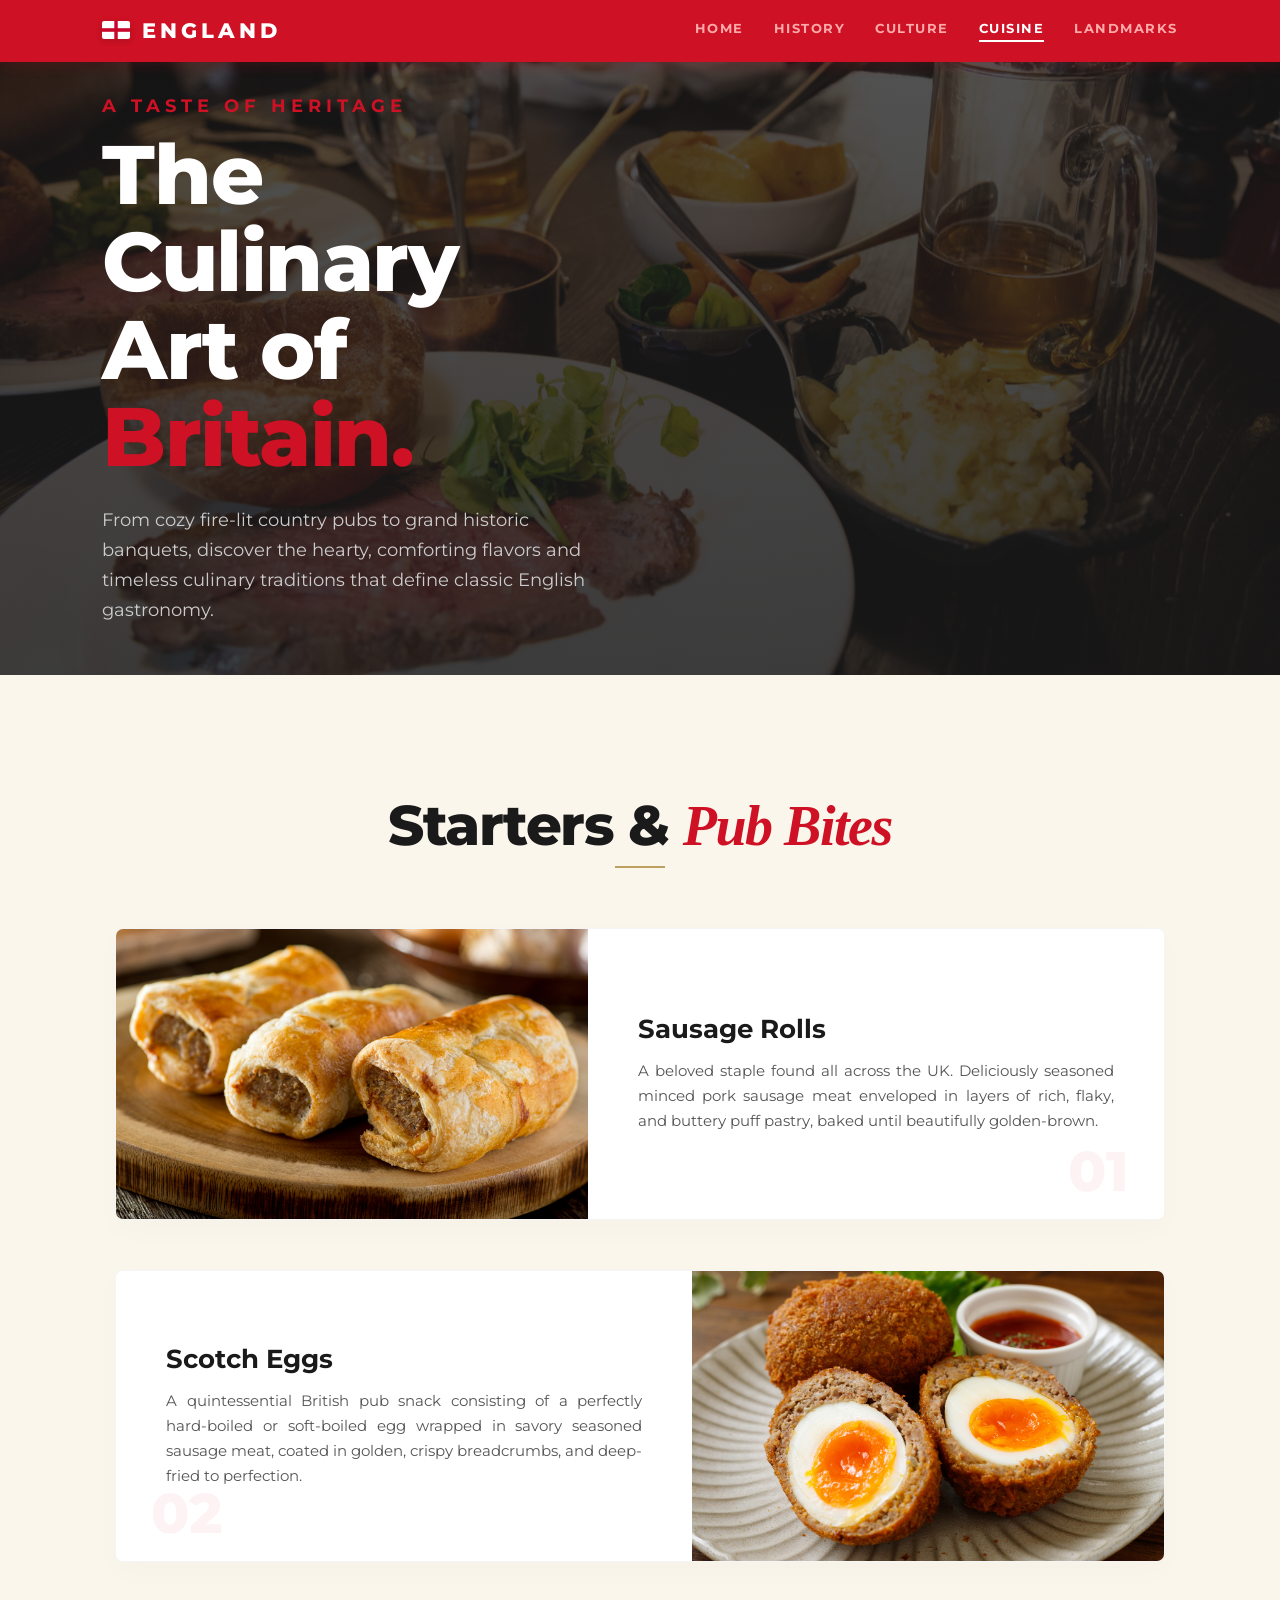
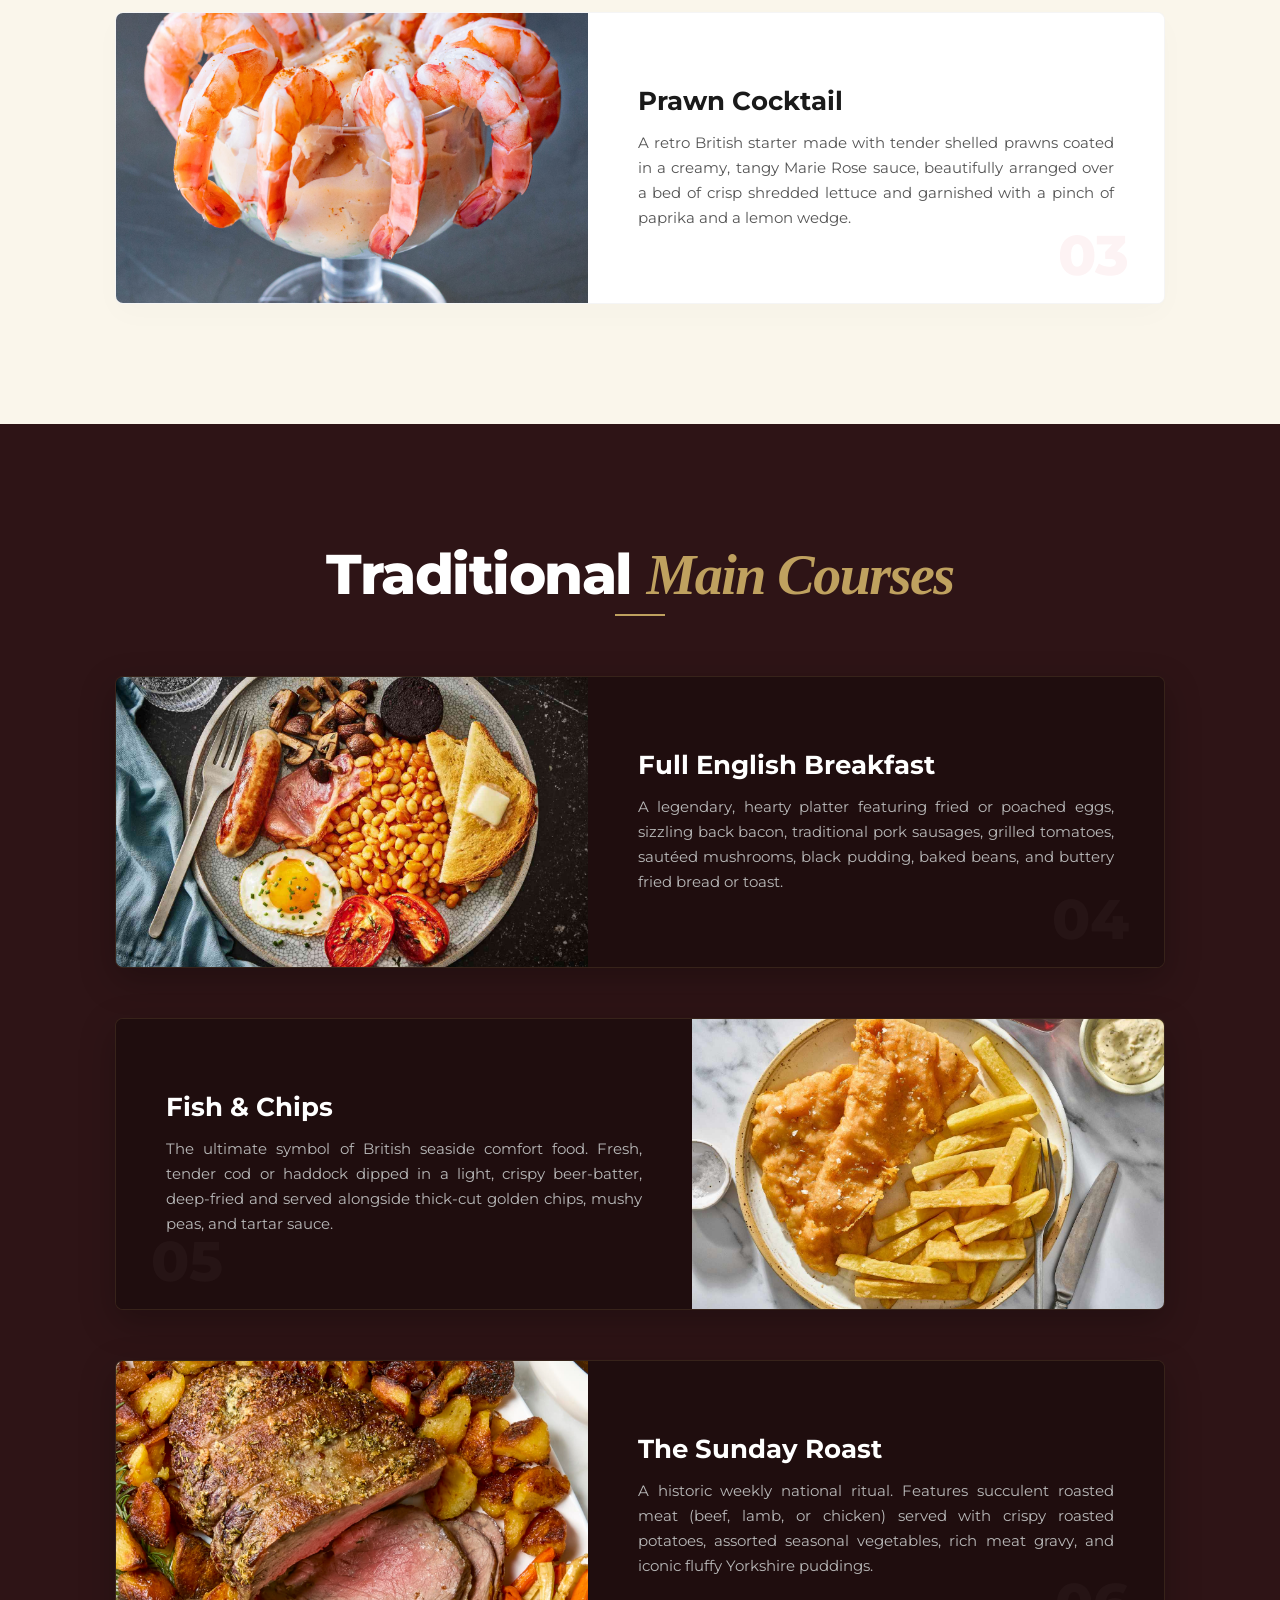
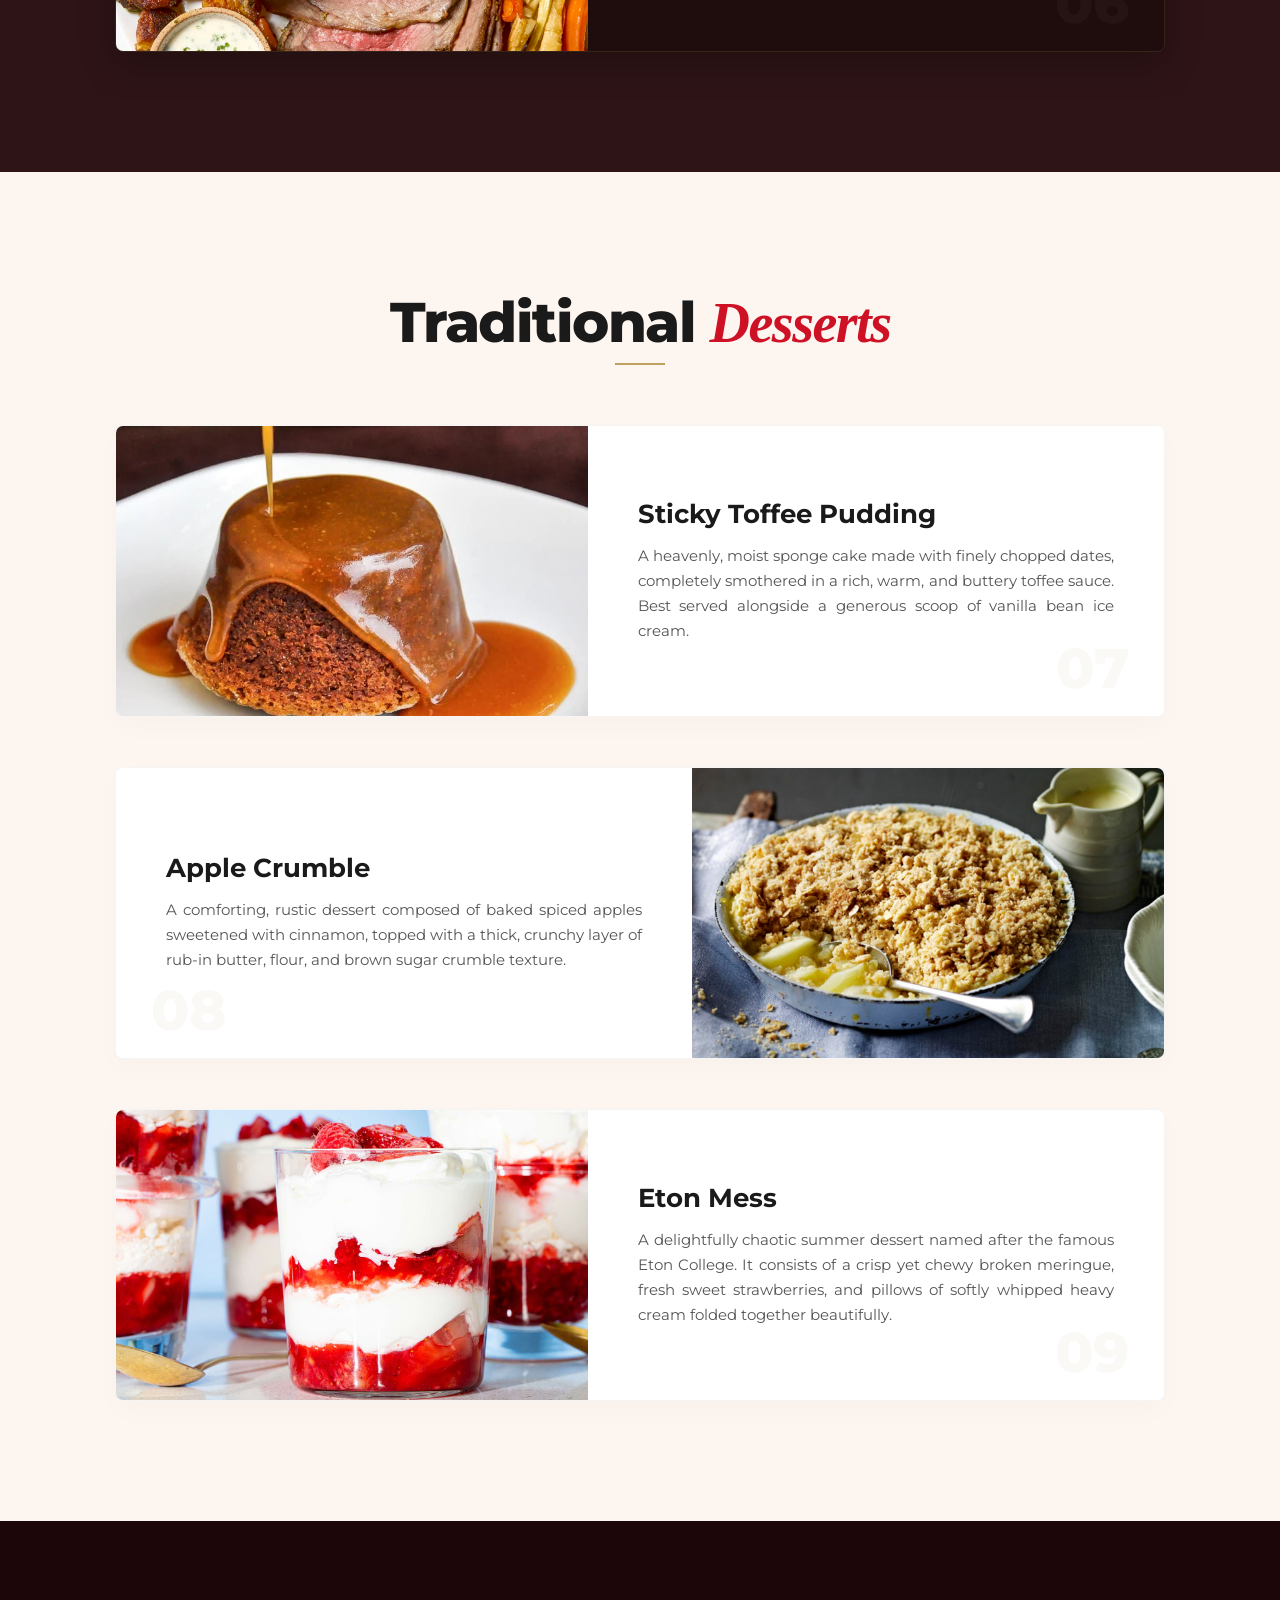
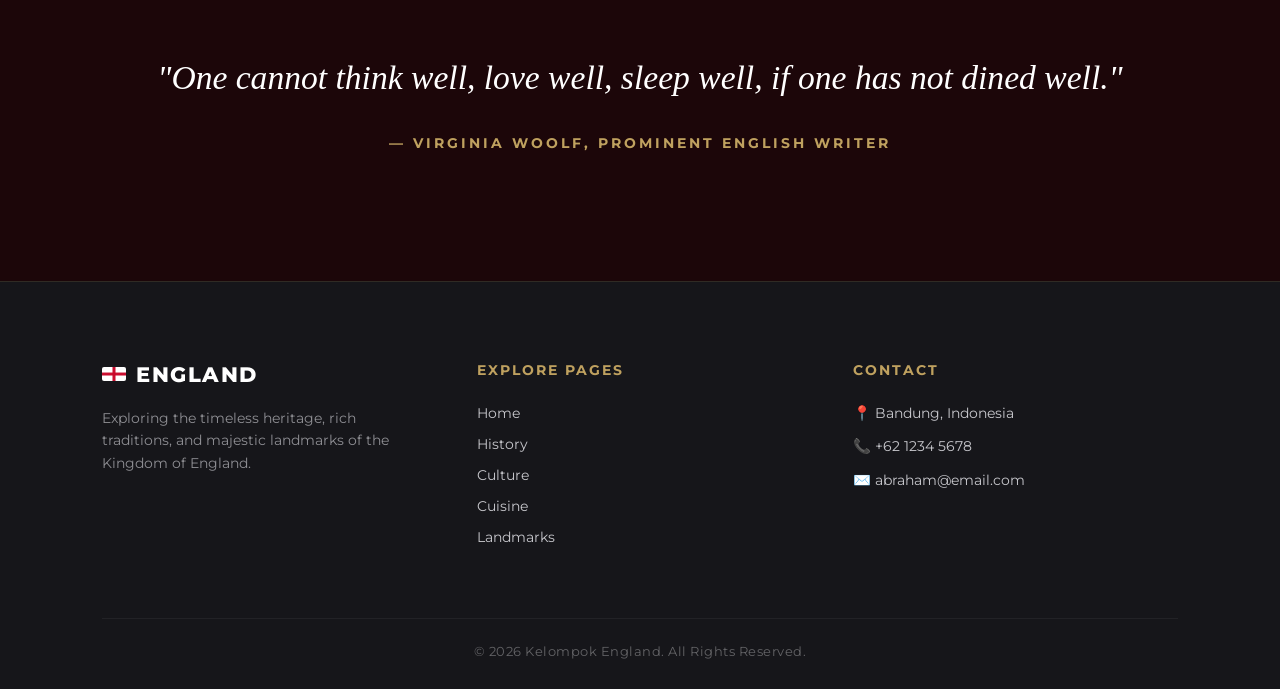
<file: cuisine.html>
<!DOCTYPE html>
<html lang="en">

<head>
    <meta charset="UTF-8">
    <meta name="viewport" content="width=device-width, initial-scale=1.0">
    <title>England Cuisine</title>
    <link rel="preconnect" href="https://fonts.googleapis.com">
    <link rel="preconnect" href="https://fonts.gstatic.com" crossorigin>
    <link href="https://fonts.googleapis.com/css2?family=Montserrat:wght@400;500;700;800&display=swap" rel="stylesheet">
    <link rel="stylesheet" href="css/style.css">
    <link rel="stylesheet" href="css/cuisine.css">
</head>

<body>

    <!-- NAVBAR -->
    <nav>
        <div class="nav-logo-wrap">
            <a href="index.html">
            <img src="assets/england_flag.png" alt="England Flag" class="nav-flag">
            <h1>ENGLAND</h1>
            </a>
        </div>

        <input type="checkbox" id="menu-checkbox" class="menu-checkbox">
        <label for="menu-checkbox" class="menu-toggle">
            <span class="bar"></span>
            <span class="bar"></span>
            <span class="bar"></span>
        </label>

        <div class="nav-links">
            <a href="index.html">HOME</a>
            <a href="history.html">HISTORY</a>
            <a href="culture.html">CULTURE</a>
            <a href="cuisine.html" class="active">CUISINE</a>
            <a href="landmarks.html">LANDMARKS</a>
        </div>
    </nav>

    <!-- HERO SECTION -->
    <header class="cuisine-hero">
        <div class="header-text">
            <p class="sub-title">A TASTE OF HERITAGE</p>
            <h1 class="main-title">The Culinary Art of <span class="text-red">Britain.</span></h1>
            <p class="description">From cozy fire-lit country pubs to grand historic banquets, discover the hearty,
                comforting flavors and timeless culinary traditions that define classic English gastronomy.</p>
        </div>
    </header>

    <!-- SECTION 1-->
    <section class="cuisine-section starter-section">
        <div class="section-header center-text">
            <h2 class="about-title">Starters & <span class="highlight-red">Pub Bites</span></h2>
            <div class="title-divider"></div>
        </div>

        <div class="menu-list">
            <div class="menu-row-card starter-card">
                <div class="card-img-box">
                    <img src="assets/sausage_roll.jpg" alt="Sausage Rolls">
                </div>
                <div class="card-body">
                    <span class="item-num">01</span>
                    <h3 class="item-name">Sausage Rolls</h3>
                    <p class="item-desc">A beloved staple found all across the UK. Deliciously seasoned minced pork
                        sausage meat enveloped in layers of rich, flaky, and buttery puff pastry, baked until
                        beautifully golden-brown.</p>
                </div>
            </div>

            <div class="menu-row-card starter-card">
                <div class="card-img-box">
                    <img src="assets/scotch_eggs.jpg" alt="Traditional Scotch Eggs">
                </div>
                <div class="card-body">
                    <span class="item-num">02</span>
                    <h3 class="item-name">Scotch Eggs</h3>
                    <p class="item-desc">A quintessential British pub snack consisting of a perfectly hard-boiled or
                        soft-boiled egg wrapped in savory seasoned sausage meat, coated in golden, crispy breadcrumbs,
                        and deep-fried to perfection.</p>
                </div>
            </div>

            <div class="menu-row-card starter-card">
                <div class="card-img-box">
                    <img src="assets/prawn_cocktail.jpg" alt="Prawn Cocktail">
                </div>
                <div class="card-body">
                    <span class="item-num">03</span>
                    <h3 class="item-name">Prawn Cocktail</h3>
                    <p class="item-desc">A retro British starter made with tender shelled prawns coated in a creamy,
                        tangy Marie Rose sauce, beautifully arranged over a bed of crisp shredded lettuce and garnished
                        with a pinch of paprika and a lemon wedge.</p>
                </div>
            </div>
        </div>
    </section>

    <!-- SECTION 2 -->
    <section class="cuisine-section main-section">
        <div class="section-header center-text">
            <h2 class="about-title text-white">Traditional <span class="highlight-gold">Main Courses</span></h2>
            <div class="title-divider"></div>
        </div>

        <div class="menu-list">
            <div class="menu-row-card main-card">
                <div class="card-img-box">
                    <img src="assets/full_english.jpg" alt="Full English Breakfast">
                </div>
                <div class="card-body">
                    <span class="item-num">04</span>
                    <h3 class="item-name text-white">Full English Breakfast</h3>
                    <p class="item-desc text-gray">A legendary, hearty platter featuring fried or poached eggs, sizzling
                        back bacon, traditional pork sausages, grilled tomatoes, sautéed mushrooms, black pudding, baked
                        beans, and buttery fried bread or toast.</p>
                </div>
            </div>

            <div class="menu-row-card main-card">
                <div class="card-img-box">
                    <img src="assets/fish_chips.jpg" alt="Fish and Chips">
                </div>
                <div class="card-body">
                    <span class="item-num">05</span>
                    <h3 class="item-name text-white">Fish & Chips</h3>
                    <p class="item-desc text-gray">The ultimate symbol of British seaside comfort food. Fresh, tender
                        cod or haddock dipped in a light, crispy beer-batter, deep-fried and served alongside thick-cut
                        golden chips, mushy peas, and tartar sauce.</p>
                </div>
            </div>

            <div class="menu-row-card main-card">
                <div class="card-img-box">
                    <img src="assets/sunday_roast.jpg" alt="Sunday Roast">
                </div>
                <div class="card-body">
                    <span class="item-num">06</span>
                    <h3 class="item-name text-white">The Sunday Roast</h3>
                    <p class="item-desc text-gray">A historic weekly national ritual. Features succulent roasted meat
                        (beef, lamb, or chicken) served with crispy roasted potatoes, assorted seasonal vegetables, rich
                        meat gravy, and iconic fluffy Yorkshire puddings.</p>
                </div>
            </div>
        </div>
    </section>

    <!-- SECTION 3 -->
    <section class="cuisine-section dessert-section">
        <div class="section-header center-text">
            <h2 class="about-title">Traditional <span class="highlight-red">Desserts</span></h2>
            <div class="title-divider"></div>
        </div>

        <div class="menu-list">
            <div class="menu-row-card dessert-card">
                <div class="card-img-box">
                    <img src="assets/sticky_toffee.jpg" alt="Sticky Toffee Pudding">
                </div>
                <div class="card-body">
                    <span class="item-num">07</span>
                    <h3 class="item-name">Sticky Toffee Pudding</h3>
                    <p class="item-desc">A heavenly, moist sponge cake made with finely chopped dates, completely
                        smothered in a rich, warm, and buttery toffee sauce. Best served alongside a generous scoop of
                        vanilla bean ice cream.</p>
                </div>
            </div>

            <div class="menu-row-card dessert-card">
                <div class="card-img-box">
                    <img src="assets/apple_crumble.jpg" alt="Apple Crumble">
                </div>
                <div class="card-body">
                    <span class="item-num">08</span>
                    <h3 class="item-name">Apple Crumble</h3>
                    <p class="item-desc">A comforting, rustic dessert composed of baked spiced apples sweetened with
                        cinnamon, topped with a thick, crunchy layer of rub-in butter, flour, and brown sugar crumble
                        texture.</p>
                </div>
            </div>

            <div class="menu-row-card dessert-card">
                <div class="card-img-box">
                    <img src="assets/eton_mess.jpg" alt="Eton Mess">
                </div>
                <div class="card-body">
                    <span class="item-num">09</span>
                    <h3 class="item-name">Eton Mess</h3>
                    <p class="item-desc">A delightfully chaotic summer dessert named after the famous Eton College. It
                        consists of a crisp yet chewy broken meringue, fresh sweet strawberries, and pillows of softly
                        whipped heavy cream folded together beautifully.</p>
                </div>
            </div>
        </div>
    </section>

    <!-- QUOTE SECTION -->
    <section class="quote-section">
        <div class="quote-container">
            <p class="quote-text">"One cannot think well, love well, sleep well, if one has not dined well."</p>
            <p class="quote-author">— VIRGINIA WOOLF, <span class="quote-source">PROMINENT ENGLISH WRITER</span></p>
        </div>
    </section>

    <!-- FOOTER -->
    <footer class="main-footer">
        <div class="footer-container">
            <div class="footer-column brand-col">
                <div class="footer-logo-wrap">
                    <img src="assets/england_flag.png" alt="England Flag" class="footer-flag">
                    <h2>ENGLAND</h2>
                </div>
                <p class="brand-desc">Exploring the timeless heritage, rich traditions, and majestic landmarks of the
                    Kingdom of England.</p>
            </div>

            <div class="footer-column links-col">
                <h3>EXPLORE PAGES</h3>
                <ul class="footer-links">
                    <li><a href="index.html">Home</a></li>
                    <li><a href="history.html">History</a></li>
                    <li><a href="culture.html">Culture</a></li>
                    <li><a href="cuisine.html">Cuisine</a></li>
                    <li><a href="landmarks.html">Landmarks</a></li>
                </ul>
            </div>

            <div class="footer-column contact-col">
                <h3>CONTACT</h3>
                <ul class="contact-info">
                    <li>📍 Bandung, Indonesia</li>
                    <li>📞 +62 1234 5678</li>
                    <li>✉️ abraham@email.com</li>
                </ul>
            </div>
        </div>

        <div class="footer-bottom">
            <p>&copy; 2026 Kelompok England. All Rights Reserved.</p>
        </div>
    </footer>

</body>

</html>
</file>
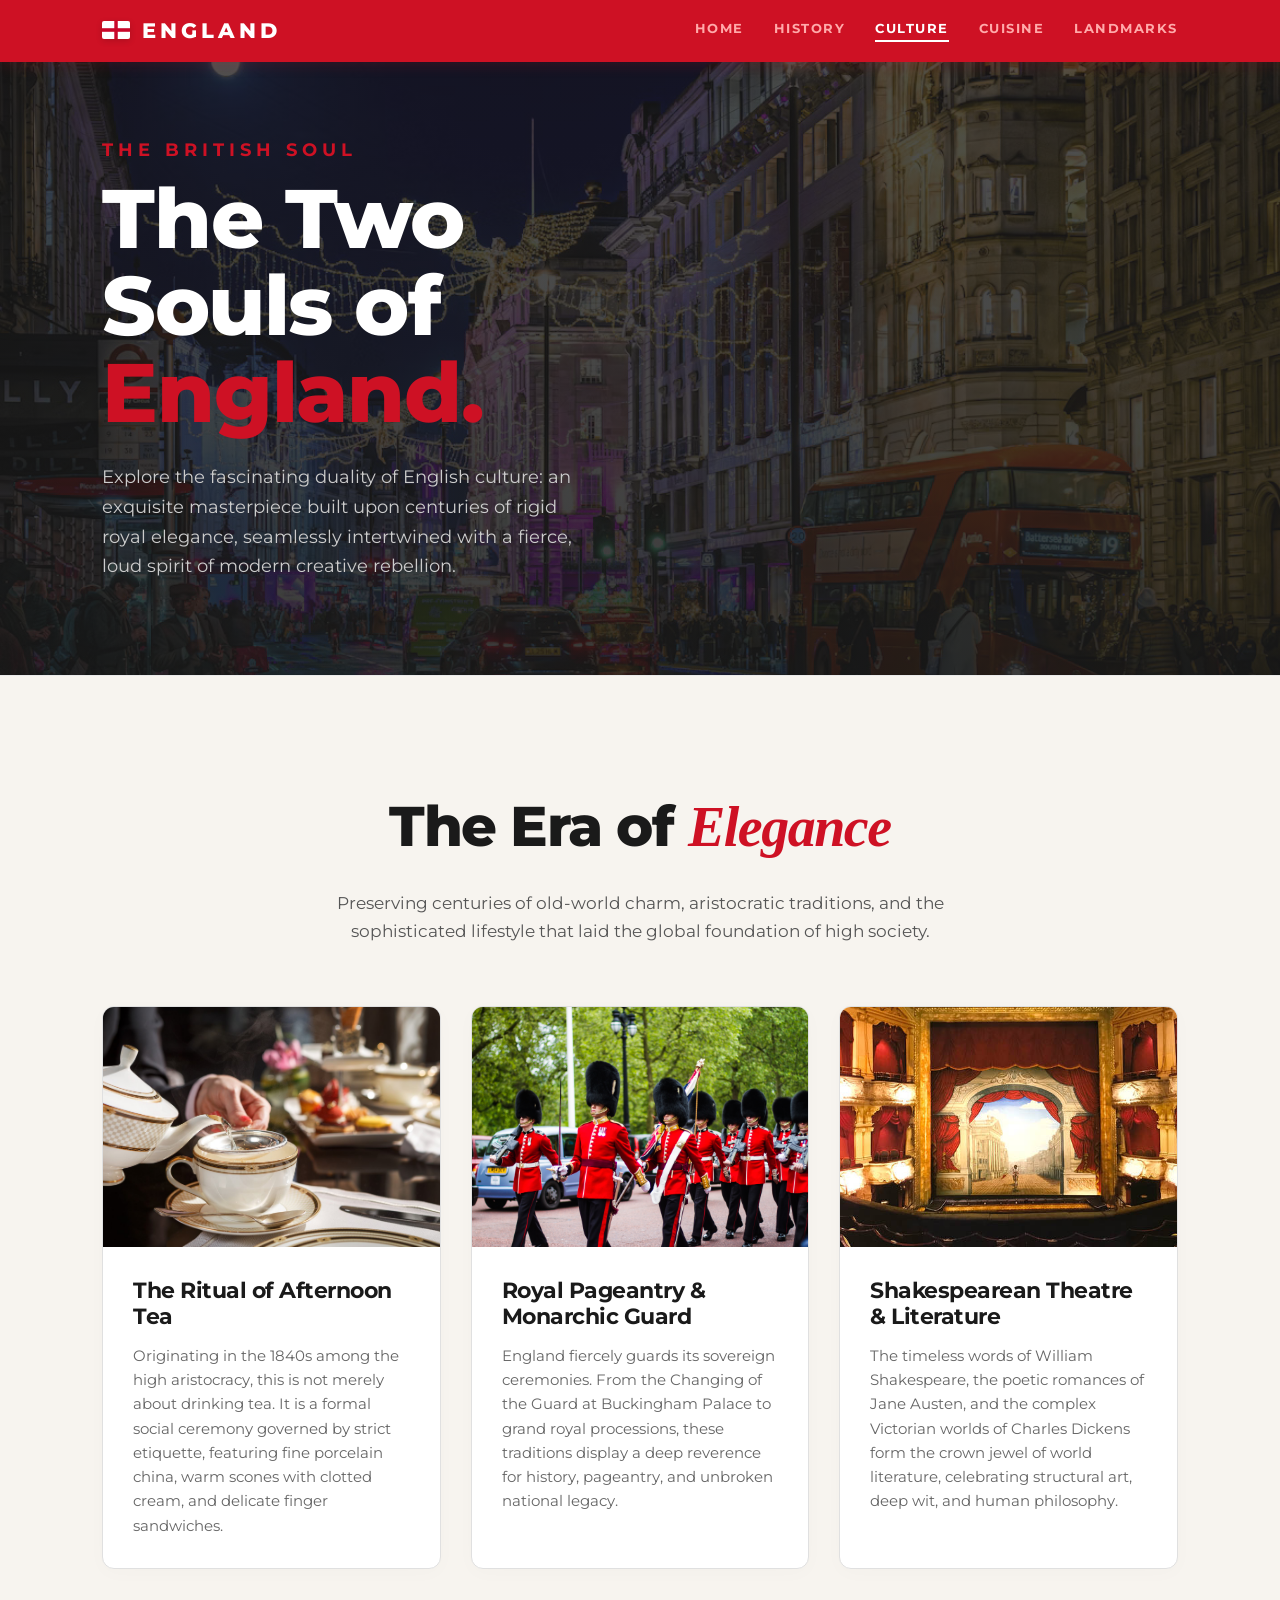
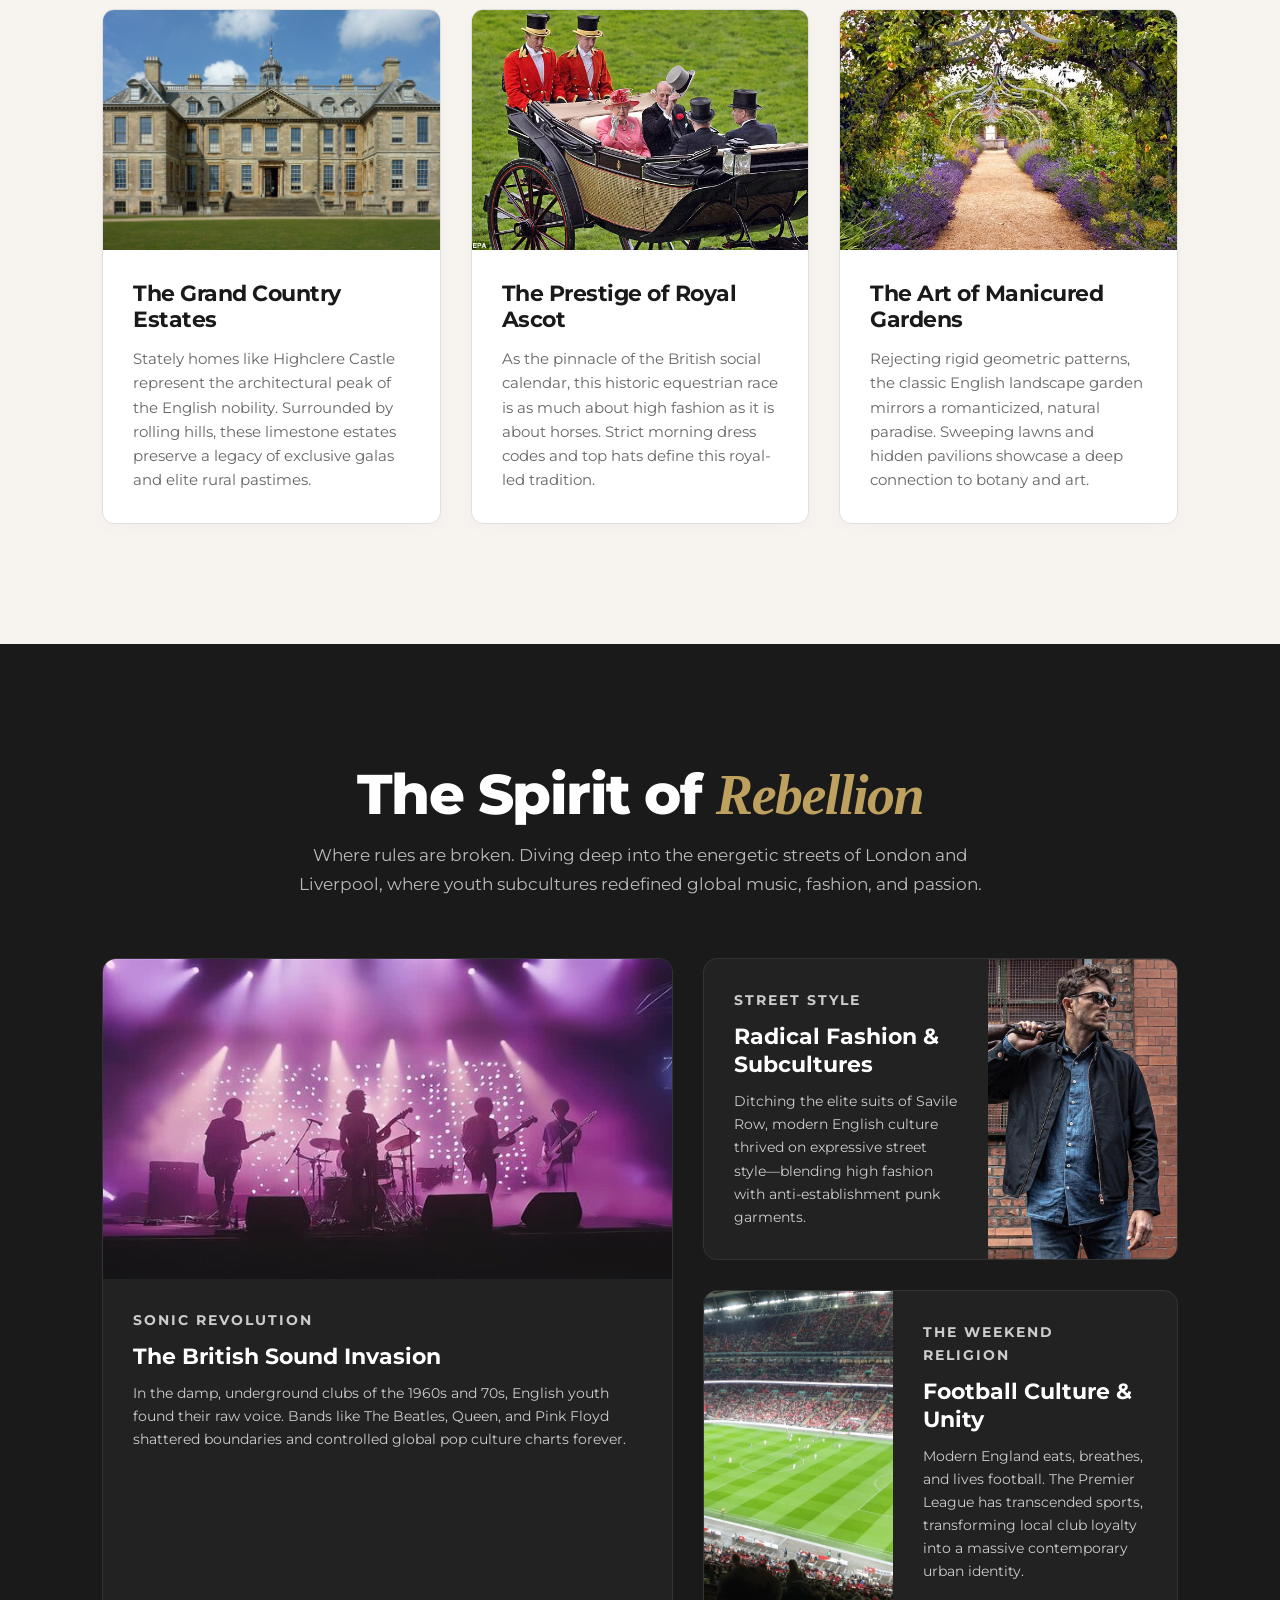
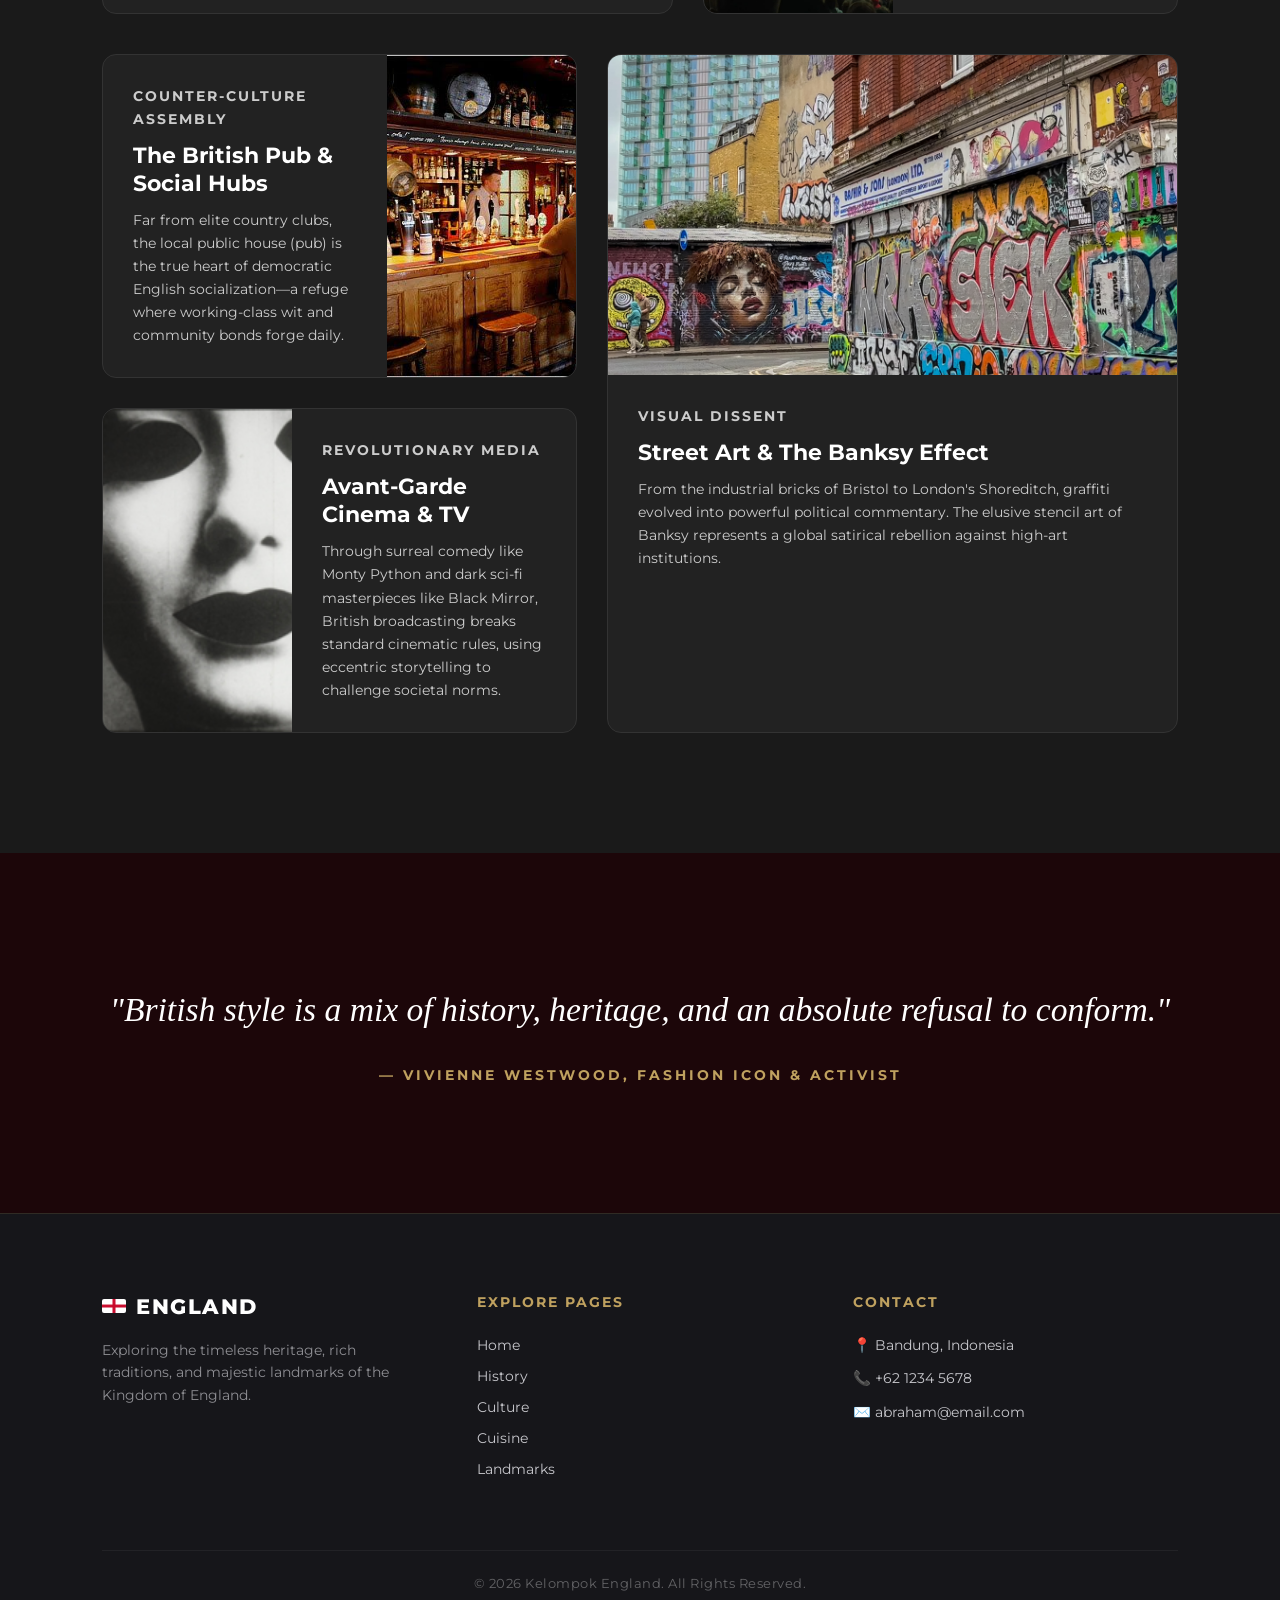
<file: culture.html>
<!DOCTYPE html>
<html lang="en">

<head>
    <meta charset="UTF-8">
    <meta name="viewport" content="width=device-width, initial-scale=1.0">
    <title>England Culture</title>
    <link rel="preconnect" href="https://fonts.googleapis.com">
    <link rel="preconnect" href="https://fonts.gstatic.com" crossorigin>
    <link href="https://fonts.googleapis.com/css2?family=Montserrat:wght@400;500;700;800&display=swap" rel="stylesheet">
    <link rel="stylesheet" href="css/style.css">
    <link rel="stylesheet" href="css/culture.css">
</head>

<body>

    <!-- NAVBAR -->
    <nav>
        <div class="nav-logo-wrap">
            <a href="index.html">
            <img src="assets/england_flag.png" alt="England Flag" class="nav-flag">
            <h1>ENGLAND</h1>
            </a>
        </div>

        <input type="checkbox" id="menu-checkbox" class="menu-checkbox">
        <label for="menu-checkbox" class="menu-toggle">
            <span class="bar"></span>
            <span class="bar"></span>
            <span class="bar"></span>
        </label>

        <div class="nav-links">
            <a href="index.html">HOME</a>
            <a href="history.html">HISTORY</a>
            <a href="culture.html" class="active">CULTURE</a>
            <a href="cuisine.html">CUISINE</a>
            <a href="landmarks.html">LANDMARKS</a>
        </div>
    </nav>

    <!-- HERO SECTION -->
    <header class="culture-hero">
        <div class="header-text">
            <p class="sub-title">THE BRITISH SOUL</p>
            <h1 class="main-title">The Two Souls of <span class="text-red">England.</span></h1>
            <p class="description">Explore the fascinating duality of English culture: an exquisite masterpiece built
                upon centuries of rigid royal elegance, seamlessly intertwined with a fierce, loud spirit of modern
                creative rebellion.</p>
        </div>
    </header>

    <!-- SECTION 1 -->
    <section class="culture-classic-section">
        <div class="section-header center-text">
            <h2 class="about-title">The Era of <span class="highlight-red">Elegance</span></h2>
            <p class="section-intro">Preserving centuries of old-world charm, aristocratic traditions, and the
                sophisticated lifestyle that laid the global foundation of high society.</p>
        </div>

        <div class="classic-cards-container">
            <div class="classic-card">
                <div class="classic-img-wrap">
                    <img src="assets/afternoon_tea.jpg" alt="Afternoon Tea">
                </div>
                <div class="classic-content">
                    <h3>The Ritual of Afternoon Tea</h3>
                    <p>Originating in the 1840s among the high aristocracy, this is not merely about drinking tea. It is
                        a formal social ceremony governed by strict etiquette, featuring fine porcelain china, warm
                        scones with clotted cream, and delicate finger sandwiches.</p>
                </div>
            </div>

            <div class="classic-card">
                <div class="classic-img-wrap">
                    <img src="assets/royal_guard.jpg" alt="Royal Guard">
                </div>
                <div class="classic-content">
                    <h3>Royal Pageantry & Monarchic Guard</h3>
                    <p>England fiercely guards its sovereign ceremonies. From the Changing of the Guard at Buckingham
                        Palace to grand royal processions, these traditions display a deep reverence for history,
                        pageantry, and unbroken national legacy.</p>
                </div>
            </div>

            <div class="classic-card">
                <div class="classic-img-wrap">
                    <img src="assets/classic_theatre.jpg" alt="Classic Theatre">
                </div>
                <div class="classic-content">
                    <h3>Shakespearean Theatre & Literature</h3>
                    <p>The timeless words of William Shakespeare, the poetic romances of Jane Austen, and the complex
                        Victorian worlds of Charles Dickens form the crown jewel of world literature, celebrating
                        structural art, deep wit, and human philosophy.</p>
                </div>
            </div>

            <div class="classic-card">
                <div class="classic-img-wrap">
                    <img src="assets/country_estates.jpg" alt="English Country Estates">
                </div>
                <div class="classic-content">
                    <h3>The Grand Country Estates</h3>
                    <p>Stately homes like Highclere Castle represent the architectural peak of the English nobility.
                        Surrounded by rolling hills, these limestone estates preserve a legacy of exclusive galas and
                        elite rural pastimes.</p>
                </div>
            </div>

            <div class="classic-card">
                <div class="classic-img-wrap">
                    <img src="assets/royal_ascot.jpg" alt="Royal Ascot">
                </div>
                <div class="classic-content">
                    <h3>The Prestige of Royal Ascot</h3>
                    <p>As the pinnacle of the British social calendar, this historic equestrian race is as much about
                        high fashion as it is about horses. Strict morning dress codes and top hats define this
                        royal-led tradition.</p>
                </div>
            </div>

            <div class="classic-card">
                <div class="classic-img-wrap">
                    <img src="assets/english_gardens.jpg" alt="Manicured English Gardens">
                </div>
                <div class="classic-content">
                    <h3>The Art of Manicured Gardens</h3>
                    <p>Rejecting rigid geometric patterns, the classic English landscape garden mirrors a romanticized,
                        natural paradise. Sweeping lawns and hidden pavilions showcase a deep connection to botany and
                        art.</p>
                </div>
            </div>
        </div>
    </section>

    <!-- SECTION 2 -->
    <section class="culture-modern-section">
        <div class="section-header center-text">
            <h2 class="modern-title">The Spirit of <span class="highlight-gold">Rebellion</span></h2>
            <p class="modern-intro">Where rules are broken. Diving deep into the energetic streets of London and
                Liverpool, where youth subcultures redefined global music, fashion, and passion.</p>
        </div>

        <div class="modern-layout-container">
            <div class="modern-block subculture-block">
                <div class="modern-img-wrap">
                    <img src="assets/rock_concert.jpg" alt="Rock Concert">
                </div>
                <div class="modern-content">
                    <p class="card-tag-modern">SONIC REVOLUTION</p>
                    <h3>The British Sound Invasion</h3>
                    <p>In the damp, underground clubs of the 1960s and 70s, English youth found their raw voice. Bands
                        like The Beatles, Queen, and Pink Floyd shattered boundaries and controlled global pop culture
                        charts forever.</p>
                </div>
            </div>

            <div class="modern-right-column">
                <!-- Card 2 (Kecil) -->
                <div class="modern-block half-block fashion-bg">
                    <div class="modern-content">
                        <p class="card-tag-modern">STREET STYLE</p>
                        <h3>Radical Fashion & Subcultures</h3>
                        <p>Ditching the elite suits of Savile Row, modern English culture thrived on expressive street
                            style—blending high fashion with anti-establishment punk garments.</p>
                    </div>
                    <div class="modern-img-wrap">
                        <img src="assets/radical_fashion.jpg" alt="Radical Fashion">
                    </div>
                </div>

                <div class="modern-block half-block football-bg">
                    <div class="modern-img-wrap">
                        <img src="assets/football_stadium.jpg" alt="Football Stadium">
                    </div>
                    <div class="modern-content">
                        <p class="card-tag-modern">THE WEEKEND RELIGION</p>
                        <h3>Football Culture & Unity</h3>
                        <p>Modern England eats, breathes, and lives football. The Premier League has transcended sports,
                            transforming local club loyalty into a massive contemporary urban identity.</p>
                    </div>
                </div>
            </div>
        </div>

        <div class="modern-layout-container layout-reverse">
            <div class="modern-block subculture-block">
                <div class="modern-img-wrap">
                    <img src="assets/street_art.jpg" alt="Street Art & Graffiti">
                </div>
                <div class="modern-content">
                    <p class="card-tag-modern">VISUAL DISSENT</p>
                    <h3>Street Art & The Banksy Effect</h3>
                    <p>From the industrial bricks of Bristol to London's Shoreditch, graffiti evolved into powerful
                        political commentary. The elusive stencil art of Banksy represents a global satirical rebellion
                        against high-art institutions.</p>
                </div>
            </div>

            <div class="modern-right-column">
                <div class="modern-block half-block pub-bg">
                    <div class="modern-content">
                        <p class="card-tag-modern">COUNTER-CULTURE ASSEMBLY</p>
                        <h3>The British Pub & Social Hubs</h3>
                        <p>Far from elite country clubs, the local public house (pub) is the true heart of democratic
                            English socialization—a refuge where working-class wit and community bonds forge daily.</p>
                    </div>
                    <div class="modern-img-wrap">
                        <img src="assets/pub_culture.jpg" alt="British Pub Identity">
                    </div>
                </div>

                <div class="modern-block half-block cinema-bg">
                    <div class="modern-img-wrap">
                        <img src="assets/avant_garde_cinema.jpg" alt="Avant-Garde Cinema">
                    </div>
                    <div class="modern-content">
                        <p class="card-tag-modern">REVOLUTIONARY MEDIA</p>
                        <h3>Avant-Garde Cinema & TV</h3>
                        <p>Through surreal comedy like Monty Python and dark sci-fi masterpieces like Black Mirror,
                            British broadcasting breaks standard cinematic rules, using eccentric storytelling to
                            challenge societal norms.</p>
                    </div>
                </div>
            </div>
        </div>
    </section>

    <!-- QUOTE SECTION -->
    <section class="quote-section">
        <div class="quote-container">
            <p class="quote-text">"British style is a mix of history, heritage, and an absolute refusal to conform."</p>
            <p class="quote-author">— VIVIENNE WESTWOOD, <span class="quote-source">FASHION ICON & ACTIVIST</span></p>
        </div>
    </section>

    <!-- FOOTER -->
    <footer class="main-footer">
        <div class="footer-container">
            <div class="footer-column brand-col">
                <div class="footer-logo-wrap">
                    <img src="assets/england_flag.png" alt="England Flag" class="footer-flag">
                    <h2>ENGLAND</h2>
                </div>
                <p class="brand-desc">Exploring the timeless heritage, rich traditions, and majestic landmarks of the
                    Kingdom of England.</p>
            </div>

            <div class="footer-column links-col">
                <h3>EXPLORE PAGES</h3>
                <ul class="footer-links">
                    <li><a href="index.html">Home</a></li>
                    <li><a href="history.html">History</a></li>
                    <li><a href="culture.html">Culture</a></li>
                    <li><a href="cuisine.html">Cuisine</a></li>
                    <li><a href="landmarks.html">Landmarks</a></li>
                </ul>
            </div>

            <div class="footer-column contact-col">
                <h3>CONTACT</h3>
                <ul class="contact-info">
                    <li>📍 Bandung, Indonesia</li>
                    <li>📞 +62 1234 5678</li>
                    <li>✉️ abraham@email.com</li>
                </ul>
            </div>
        </div>

        <div class="footer-bottom">
            <p>&copy; 2026 Kelompok England. All Rights Reserved.</p>
        </div>
    </footer>

</body>

</html>
</file>
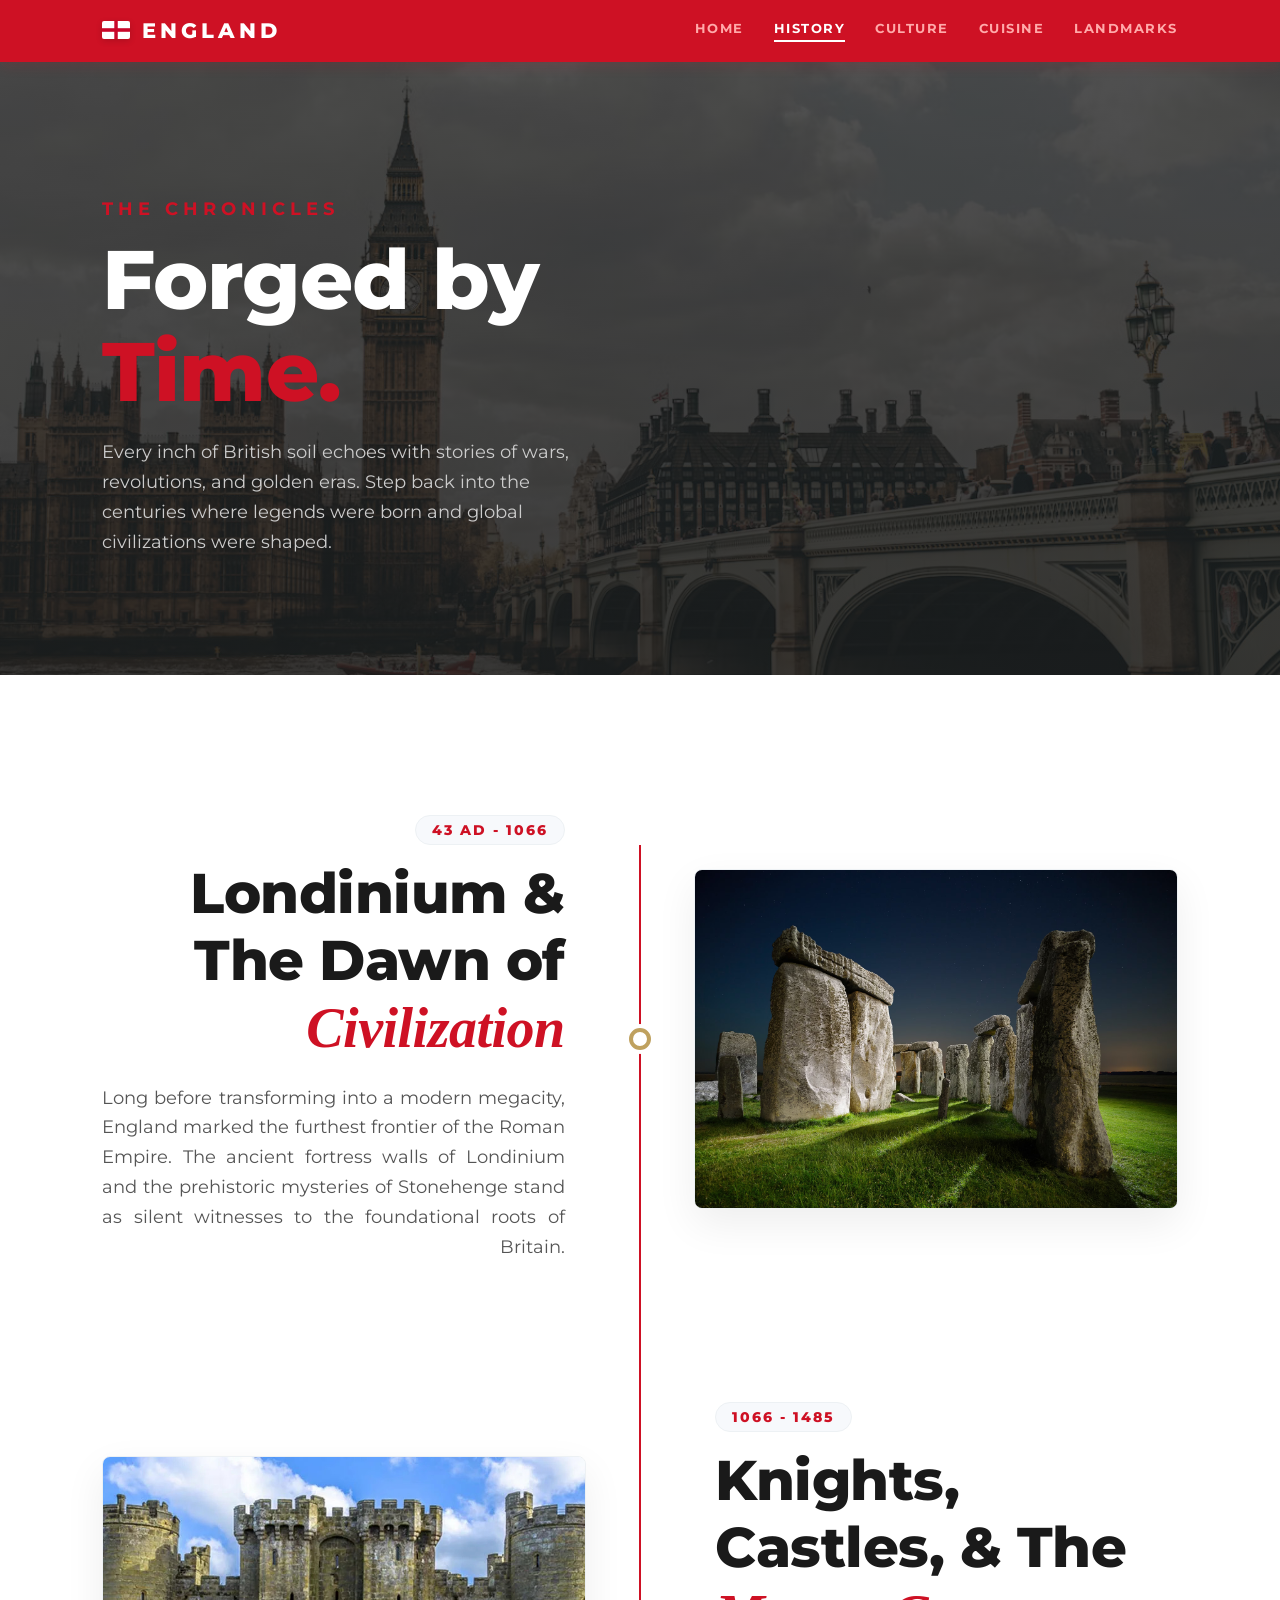
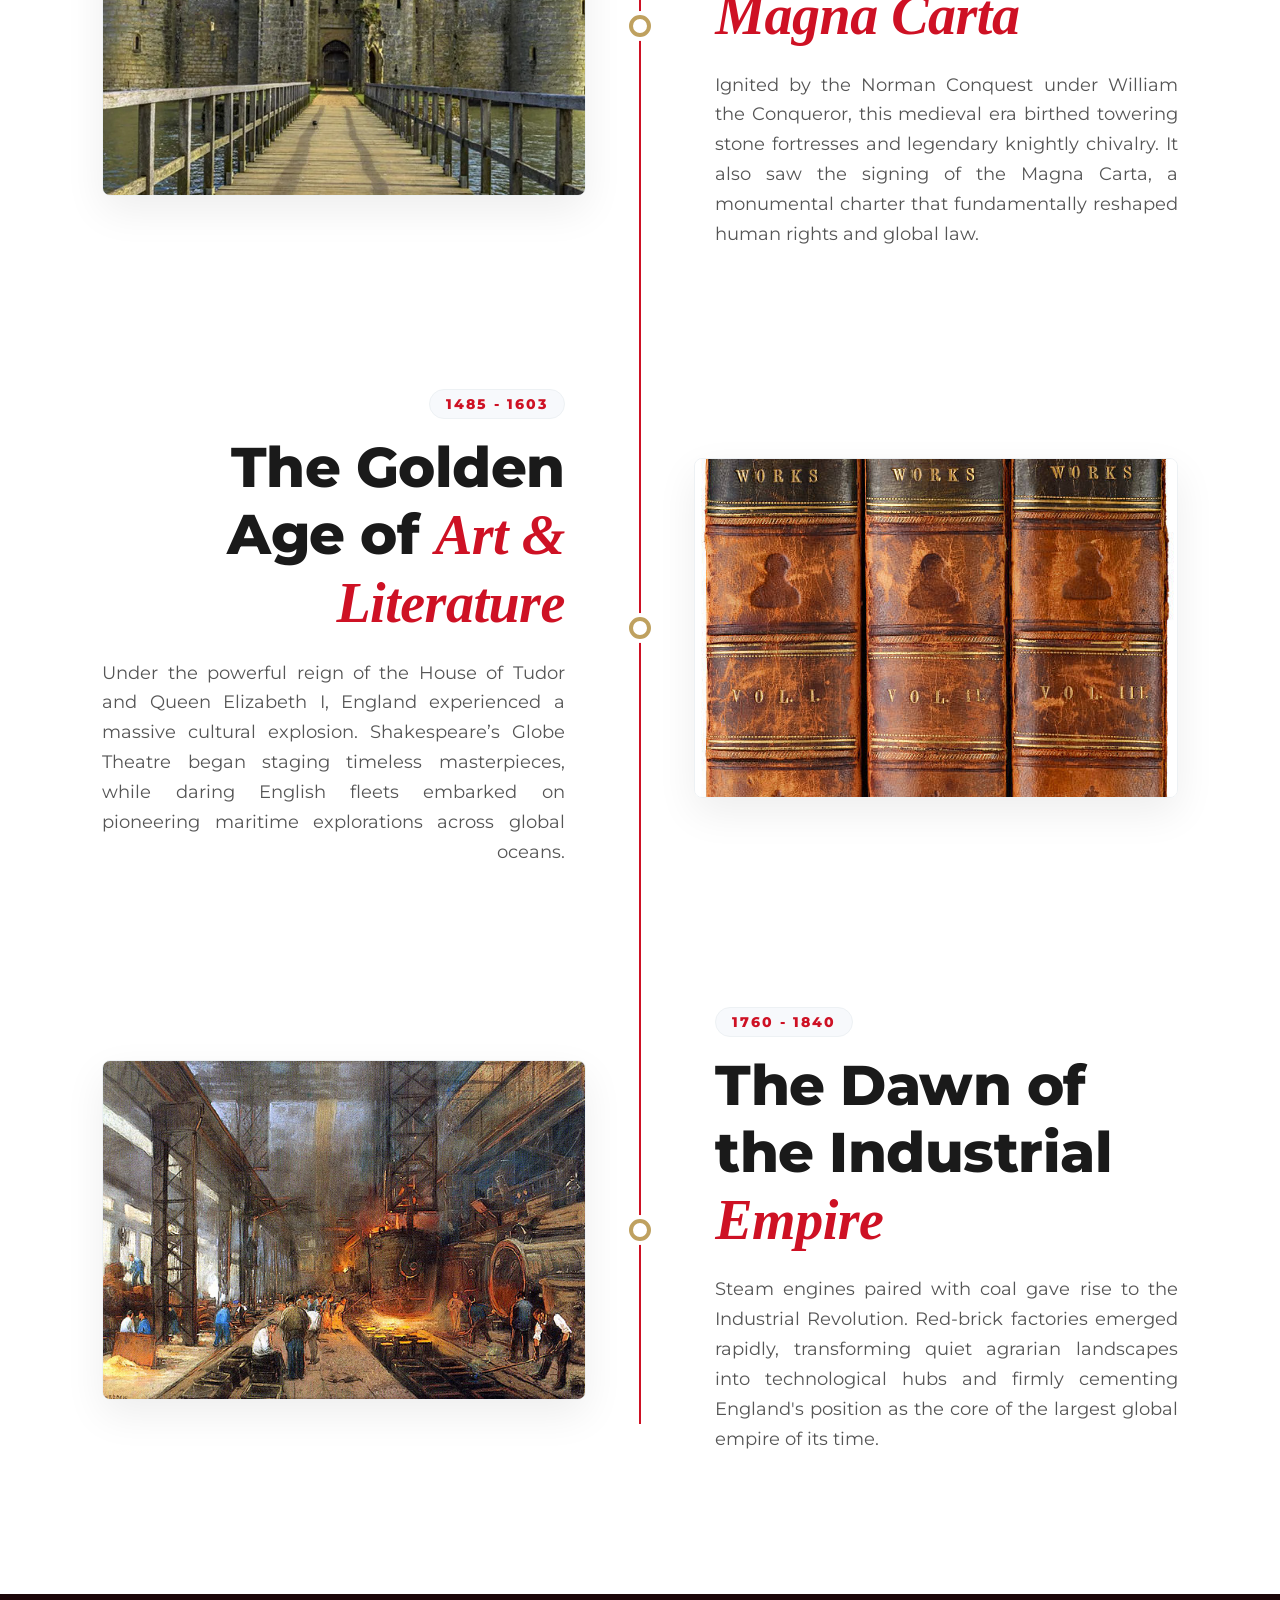
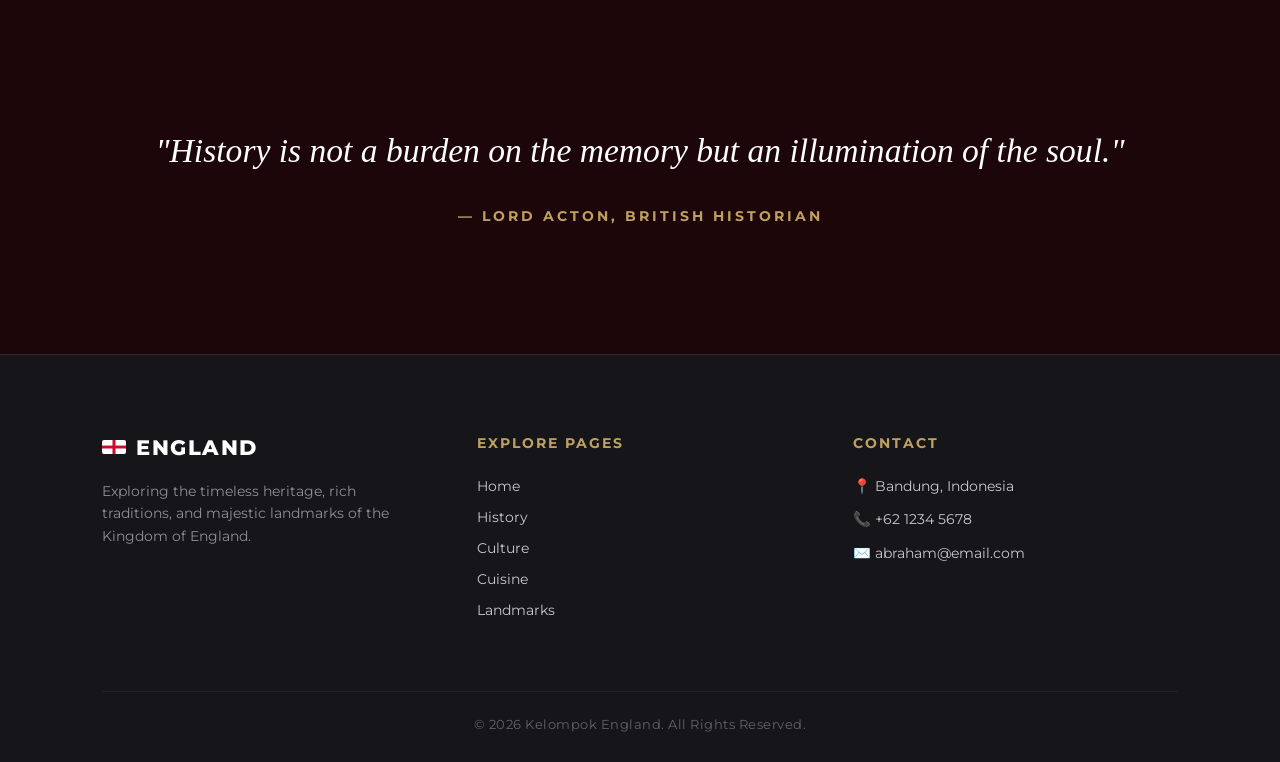
<file: history.html>
<!DOCTYPE html>
<html lang="en">

<head>
    <meta charset="UTF-8">
    <meta name="viewport" content="width=device-width, initial-scale=1.0">
    <title>England History</title>
    <link rel="preconnect" href="https://fonts.googleapis.com">
    <link rel="preconnect" href="https://fonts.gstatic.com" crossorigin>
    <link href="https://fonts.googleapis.com/css2?family=Montserrat:wght@400;500;700;800&display=swap" rel="stylesheet">
    <link rel="stylesheet" href="css/style.css">
    <link rel="stylesheet" href="css/history.css">
</head>

<body>

    <!-- NAVBAR -->
    <nav>
        <div class="nav-logo-wrap">
            <a href="index.html">
            <img src="assets/england_flag.png" alt="England Flag" class="nav-flag">
            <h1>ENGLAND</h1>
            </a>
        </div>

        <input type="checkbox" id="menu-checkbox" class="menu-checkbox">
        <label for="menu-checkbox" class="menu-toggle">
            <span class="bar"></span>
            <span class="bar"></span>
            <span class="bar"></span>
        </label>

        <div class="nav-links">
            <a href="index.html">HOME</a>
            <a href="history.html" class="active">HISTORY</a>
            <a href="culture.html">CULTURE</a>
            <a href="cuisine.html">CUISINE</a>
            <a href="landmarks.html">LANDMARKS</a>
        </div>
    </nav>

    <!-- HERO SECTION -->
    <header class="history-hero">
        <div class="header-text">
            <p class="sub-title">THE CHRONICLES</p>
            <h1 class="main-title">Forged by <span class="text-red">Time.</span></h1>
            <p class="description">Every inch of British soil echoes with stories of wars, revolutions, and golden eras.
                Step back into the centuries where legends were born and global civilizations were shaped.</p>
        </div>
    </header>

    <!-- SECTION 1 -->
    <section class="timeline-section">
        <div class="timeline-container">

            <div class="timeline-item">
                <div class="timeline-content">
                    <span class="about-tagline">43 AD - 1066</span>
                    <h2 class="about-title">Londinium & The Dawn of <span class="highlight-red">Civilization</span></h2>
                    <p class="about-desc">Long before transforming into a modern megacity, England marked the furthest
                        frontier of the Roman Empire. The ancient fortress walls of Londinium and the prehistoric
                        mysteries of Stonehenge stand as silent witnesses to the foundational roots of Britain.</p>
                </div>
                <div class="timeline-visual">
                    <img src="assets/stonehenge_ancient_england.jpg" alt="Stonehenge Ancient England">
                </div>
            </div>

            <div class="timeline-item">
                <div class="timeline-content">
                    <span class="about-tagline">1066 - 1485</span>
                    <h2 class="about-title">Knights, Castles, & The <span class="highlight-red">Magna Carta</span></h2>
                    <p class="about-desc">Ignited by the Norman Conquest under William the Conqueror, this medieval era
                        birthed towering stone fortresses and legendary knightly chivalry. It also saw the signing of
                        the Magna Carta, a monumental charter that fundamentally reshaped human rights and global law.
                    </p>
                </div>
                <div class="timeline-visual">
                    <img src="assets/medieval_english_castle.jpg" alt="Medieval English Castle">
                </div>
            </div>

            <div class="timeline-item">
                <div class="timeline-content">
                    <span class="about-tagline">1485 - 1603</span>
                    <h2 class="about-title">The Golden Age of <span class="highlight-red">Art & Literature</span></h2>
                    <p class="about-desc">Under the powerful reign of the House of Tudor and Queen Elizabeth I, England
                        experienced a massive cultural explosion. Shakespeare’s Globe Theatre began staging timeless
                        masterpieces, while daring English fleets embarked on pioneering maritime explorations across
                        global oceans.</p>
                </div>
                <div class="timeline-visual">
                    <img src="assets/vintage_shakespeare_literature.jpg" alt="Vintage Shakespeare Literature">
                </div>
            </div>

            <div class="timeline-item">
                <div class="timeline-content">
                    <span class="about-tagline">1760 - 1840</span>
                    <h2 class="about-title">The Dawn of the Industrial <span class="highlight-red">Empire</span></h2>
                    <p class="about-desc">Steam engines paired with coal gave rise to the Industrial Revolution.
                        Red-brick factories emerged rapidly, transforming quiet agrarian landscapes into technological
                        hubs and firmly cementing England's position as the core of the largest global empire of its
                        time.</p>
                </div>
                <div class="timeline-visual">
                    <img src="assets/industrial_steam_engine.jpg" alt="Industrial Steam Engine">
                </div>
            </div>

        </div>
    </section>

    <!-- QUOTE SECTION -->
    <section class="quote-section">
        <div class="quote-container">
            <p class="quote-text">"History is not a burden on the memory but an illumination of the soul."</p>
            <p class="quote-author">— LORD ACTON, <span class="quote-source">BRITISH HISTORIAN</span></p>
        </div>
    </section>

    <!-- FOOTER -->
    <footer class="main-footer">
        <div class="footer-container">
            <div class="footer-column brand-col">
                <div class="footer-logo-wrap">
                    <img src="assets/england_flag.png" alt="England Flag" class="footer-flag">
                    <h2>ENGLAND</h2>
                </div>
                <p class="brand-desc">Exploring the timeless heritage, rich traditions, and majestic landmarks of the
                    Kingdom of England.</p>
            </div>

            <div class="footer-column links-col">
                <h3>EXPLORE PAGES</h3>
                <ul class="footer-links">
                    <li><a href="index.html">Home</a></li>
                    <li><a href="history.html">History</a></li>
                    <li><a href="culture.html">Culture</a></li>
                    <li><a href="cuisine.html">Cuisine</a></li>
                    <li><a href="landmarks.html">Landmarks</a></li>
                </ul>
            </div>

            <div class="footer-column contact-col">
                <h3>CONTACT</h3>
                <ul class="contact-info">
                    <li>📍 Bandung, Indonesia</li>
                    <li>📞 +62 1234 5678</li>
                    <li>✉️ abraham@email.com</li>
                </ul>
            </div>
        </div>

        <div class="footer-bottom">
            <p>&copy; 2026 Kelompok England. All Rights Reserved.</p>
        </div>
    </footer>

</body>

</html>
</file>
<file: css/style.css>
/* RESET DASAR */
html {
    scroll-behavior: smooth;
}

* {
    margin: 0;
    padding: 0;
    box-sizing: border-box;
}

body {
    background-color: #FFFFFF;
    color: #1a1a1a;
    font-family: 'Montserrat', sans-serif;
    overflow-x: hidden;
}

/* NAVBAR */
nav {
    background-color: #CE1124;
    color: #FFFFFF;
    display: flex;
    justify-content: space-between;
    align-items: center;
    position: fixed;
    top: 0;
    left: 0;
    width: 100%;
    z-index: 1000;
    padding: 20px 8%;
    box-shadow: 0 4px 12px rgba(206, 17, 36, 0.15);
}

.nav-logo-wrap {
    display: flex;
    align-items: center;
    gap: 12px;
}

.nav-logo-wrap a{
    text-decoration: none;
    display: flex;
    gap: 12px;
    color: #FFFFFF;
}

.nav-flag {
    width: 28px;
    height: 18px;
    border-radius: 2px;
    box-shadow: 0 2px 6px rgba(0, 0, 0, 0.15);
}

nav h1 {
    font-size: 1.3rem;
    font-weight: 800;
    letter-spacing: 4px;
    line-height: 1;
}

.nav-links {
    display: flex;
    gap: 30px;
}

.nav-links a {
    color: #FFAAAA;
    text-decoration: none;
    font-weight: 700;
    font-size: 13px;
    letter-spacing: 1.5px;
    transition: all 0.3s ease;
    padding-bottom: 4px;
}

.nav-links a:hover,
.nav-links a.active {
    color: #FFFFFF;
    border-bottom: 2px solid #FFFFFF;
}

/* Sembunyikan checkbox agar tidak terlihat di layar mana pun */
.menu-checkbox {
    display: none;
}

/* Sembunyikan hamburger menu di desktop */
.menu-toggle {
    display: none;
}

/* HERO SECTION */
header {
    position: relative;
    min-height: 100vh;
    padding: 80px 8% 0 8%;
    display: flex;
    align-items: center;
    justify-content: space-between;
    background-color: #F7F4EF;
}

.header-text {
    flex: 1;
    max-width: 45%;
    z-index: 5;
}

.sub-title {
    color: #CE1124;
    font-size: 1.1rem;
    font-weight: 700;
    letter-spacing: 5px;
    margin-bottom: 15px;
}

.main-title {
    font-size: 5.2rem;
    font-weight: 800;
    line-height: 1.05;
    margin-bottom: 25px;
    color: #1a1a1a;
    letter-spacing: -1.5px;
}

.text-red {
    color: #CE1124;
}

.description {
    color: #555555;
    font-size: 1.1rem;
    line-height: 1.7;
    max-width: 520px;
    margin-bottom: 35px;
}

.btn-explore {
    display: inline-flex;
    align-items: center;
    background-color: #FFFFFF;
    color: #1a1a1a;
    text-decoration: none;
    font-size: 0.9rem;
    font-weight: 700;
    letter-spacing: 2px;
    padding: 16px 36px;
    border-radius: 4px;
    border: 1.5px solid #CE1124;
    box-shadow: 0 8px 20px rgba(0, 0, 0, 0.05);
    transition: all 0.3s ease;
}

.btn-explore .arrow {
    margin-left: 12px;
    font-size: 1.1rem;
    color: #CE1124;
    transition: all 0.3s ease;
}

.btn-explore:hover {
    background-color: #CE1124;
    color: #FFFFFF;
    transform: translateY(-3px);
    box-shadow: 0 15px 30px rgba(206, 17, 36, 0.25);
}

.btn-explore:hover .arrow {
    color: #FFFFFF;
    transform: translateX(5px);
}

.header-visual-zone {
    flex: 1;
    display: flex;
    justify-content: flex-end;
}

.image-stack-container {
    position: relative;
    width: 580px;
    height: 530px;
}

.stack-card {
    position: absolute;
    overflow: hidden;
    border-radius: 8px;
    box-shadow: 0 15px 35px rgba(0, 0, 0, 0.18);
    transition: all 0.4s ease-in-out;
}

.stack-card img {
    width: 100%;
    height: 100%;
    object-fit: cover;
}

.img-back {
    width: 400px;
    height: 460px;
    top: 0;
    right: 60px;
    z-index: 1;
}

.img-middle {
    width: 280px;
    height: 310px;
    bottom: 30px;
    right: 260px;
    z-index: 2;
}

.img-front {
    width: 200px;
    height: 220px;
    bottom: 0;
    right: 0;
    z-index: 3;
}

.image-stack-container:hover .img-back {
    transform: translateY(-5px);
}

.image-stack-container:hover .img-middle {
    transform: translate(-10px, -5px) scale(1.02);
}

.image-stack-container:hover .img-front {
    transform: translate(5px, 5px);
}

/* TEKS BERJALAN */
.ticker-wrap {
    width: 100%;
    background-color: #801421;
    overflow: hidden;
    padding: 16px 0;
    scroll-margin-top: 75px;
}

.ticker {
    display: flex;
    width: max-content;
    animation: marquee 25s linear infinite;
}

.ticker-item {
    color: #FFFFFF;
    font-size: 1.1rem;
    font-weight: 800;
    letter-spacing: 3px;
    padding: 0 30px;
    white-space: nowrap;
}

@keyframes marquee {
    0% {
        transform: translate3d(0, 0, 0);
    }

    100% {
        transform: translate3d(-50%, 0, 0);
    }
}

/* ABOUT SECTION */
.about-section {
    padding: 120px 8%;
    background-color: #F7F4EF;
}

.about-container {
    display: flex;
    justify-content: space-between;
    gap: 60px;
}

.about-left,
.about-right {
    flex: 1;
    max-width: 48%;
}

.about-tagline {
    color: #CE1124;
    font-weight: 700;
    font-size: 0.9rem;
    letter-spacing: 3px;
    margin-bottom: 20px;
}

.about-title {
    font-size: 3.5rem;
    font-weight: 800;
    line-height: 1.1;
    margin-bottom: 30px;
    letter-spacing: -1.5px;
}

.highlight-red {
    font-family: 'Georgia', serif;
    color: #CE1124;
    font-style: italic;
}

.about-desc {
    font-size: 1.1rem;
    line-height: 1.7;
    margin-bottom: 20px;
}

.about-desc-sub {
    font-size: 1rem;
    line-height: 1.7;
    color: #666666;
}

.stats-grid {
    display: grid;
    grid-template-columns: repeat(2, 1fr);
    gap: 20px;
}

.stat-card {
    background-color: #FFFFFF;
    border: 2px solid #CE1124;
    border-radius: 12px;
    padding: 40px 30px;
    transition: all 0.3s ease;
}

.stat-card h3 {
    font-size: 3.2rem;
    font-weight: 800;
    line-height: 1;
    margin-bottom: 10px;
}

.stat-card h3 span {
    color: #CE1124;
    font-size: 1.6rem;
    vertical-align: super;
    margin-left: 4px;
}

.stat-card p {
    font-size: 0.85rem;
    font-weight: 700;
    color: #888888;
    letter-spacing: 2px;
}

.stat-card:hover {
    transform: translateY(-5px);
    box-shadow: 0 15px 30px rgba(206, 17, 36, 0.08);
}

/* CULTURAL PILLARS */
.pillars-section {
    background-color: #1A1A1A;
    padding: 120px 8%;
    color: #FFFFFF;
}

.pillars-container {
    width: 100%;
}

.pillars-header {
    display: flex;
    justify-content: center;
    align-items: center;
    gap: 50px;
    margin-bottom: 50px;
    width: 100%;
}

.pillars-title-group {
    text-align: center;
    flex-grow: 0;
}

.pillars-tagline {
    color: #bfa15f;
    font-weight: 700;
    font-size: 0.85rem;
    letter-spacing: 3px;
    margin-bottom: 12px;
}

.pillars-title {
    font-size: 3.2rem;
    font-weight: 800;
    letter-spacing: -1px;
    line-height: 1.2;
}

.slide-btn {
    background-color: #262626;
    border: 1px solid #444444;
    color: #FFFFFF;
    width: 52px;
    height: 52px;
    border-radius: 50%;
    font-size: 1.1rem;
    cursor: pointer;
    display: flex;
    justify-content: center;
    align-items: center;
    flex-shrink: 0;
    transition: all 0.25s ease;
}

.slide-btn:hover {
    background-color: #bfa15f;
    border-color: #bfa15f;
    color: #1A1A1A;
    transform: translateY(-2px);
}

.slide-btn:active {
    transform: translateY(0);
}

.pillars-slider-wrapper {
    position: relative;
    width: 100%;
}

.pillars-scroll-wrapper {
    display: flex;
    gap: 25px;
    overflow-x: auto;
    padding-bottom: 15px;
    scroll-snap-type: x mandatory;
    width: 100%;
    scrollbar-width: none;
}

.pillars-scroll-wrapper::-webkit-scrollbar {
    display: none;
}

.pillar-card {
    flex: 0 0 360px;
    background-color: #262626;
    border-radius: 14px;
    overflow: hidden;
    display: flex;
    flex-direction: column;
    scroll-snap-align: start;
    border: 1px solid #333333;
    box-shadow: 0 10px 30px rgba(0, 0, 0, 0.2);
    transition: all 0.3s ease;
    text-decoration: none;
}

.card-img-box {
    width: 100%;
    height: 210px;
    overflow: hidden;
}

.card-img-box img {
    width: 100%;
    height: 100%;
    object-fit: cover;
    transition: transform 0.5s ease;
}

.pillar-card:hover .card-img-box img {
    transform: scale(1.05);
}

.card-content {
    padding: 28px;
    display: flex;
    flex-direction: column;
    flex-grow: 1;
}

.card-tag {
    color: #CE1124;
    font-size: 0.75rem;
    font-weight: 700;
    margin-bottom: 10px;
    letter-spacing: 1.5px;
}

.card-content h3 {
    font-size: 1.45rem;
    font-weight: 700;
    margin-bottom: 12px;
    color: #FFFFFF;
}

.card-desc {
    color: #A0A0A0;
    font-size: 0.9rem;
    line-height: 1.6;
    margin-bottom: 25px;
    flex-grow: 1;
}

.card-link {
    color: #bfa15f;
    text-decoration: none;
    font-weight: 700;
    font-size: 0.8rem;
    letter-spacing: 1px;
    display: inline-block;
    transition: transform 0.2s ease;
}

.pillar-card:hover .card-link {
    transform: translateX(6px);
}

.pillar-card:hover {
    transform: translateY(-5px);
    border-color: #bfa15f;
    box-shadow: 0 15px 35px rgba(0, 0, 0, 0.4);
}

/* FUN FACTS SECTION */
.facts-section {
    background-color: #F7F4EF;
    padding: 100px 8%;
}

.facts-container {
    max-width: 900px;
    margin: 0 auto;
}

.facts-header {
    text-align: center;
    margin-bottom: 50px;
}

.facts-tagline {
    color: #CE1124;
    font-weight: 700;
    font-size: 0.9rem;
    letter-spacing: 3px;
    margin-bottom: 15px;
}

.facts-title {
    font-size: 3rem;
    font-weight: 800;
    letter-spacing: -1px;
}

.facts-list {
    display: flex;
    flex-direction: column;
    gap: 15px;
}

.facts-item {
    background-color: #FFFFFF;
    border: 1px solid #E5E0D8;
    border-radius: 8px;
    overflow: hidden;
    box-shadow: 0 4px 15px rgba(0, 0, 0, 0.02);
    transition: all 0.3s ease;
}

.facts-question {
    width: 100%;
    background: none;
    border: none;
    padding: 24px 30px;
    display: flex;
    justify-content: space-between;
    align-items: center;
    text-align: left;
    font-family: 'Montserrat', sans-serif;
    font-size: 1.15rem;
    font-weight: 700;
    color: #1a1a1a;
    cursor: pointer;
    transition: all 0.3s ease;
}

.facts-question:hover {
    color: #CE1124;
    background-color: rgba(206, 17, 36, 0.02);
}

.facts-icon {
    font-size: 1.5rem;
    font-weight: 400;
    color: #CE1124;
    transition: transform 0.3s ease;
}

.facts-answer {
    max-height: 0;
    overflow: hidden;
    transition: max-height 0.4s cubic-bezier(0.4, 0, 0.2, 1);
    background-color: #FFFFFF;
}

.facts-answer p {
    padding: 0 30px 24px 30px;
    color: #555555;
    font-size: 1rem;
    line-height: 1.7;
}

.facts-item.active {
    border-color: #CE1124;
    box-shadow: 0 10px 25px rgba(206, 17, 36, 0.06);
}

.facts-item.active .facts-question {
    color: #CE1124;
}

.facts-item.active .facts-icon {
    transform: rotate(45deg);
    color: #888888;
}

/* QUOTE SECTION */
.quote-section {
    background-color: #1C0609;
    padding: 130px 8%;
    text-align: center;
}

.quote-text {
    font-family: 'Georgia', serif;
    font-style: italic;
    font-size: 2.1rem;
    line-height: 1.6;
    color: #FFFFFF;
    margin-bottom: 30px;
}

.quote-author {
    font-size: 0.85rem;
    font-weight: 700;
    color: #bfa15f;
    letter-spacing: 3px;
    text-transform: uppercase;
}

/* FOOTER */
.main-footer {
    background-color: #16161A;
    border-top: 1px solid rgba(191, 161, 95, 0.15);
    padding: 80px 8% 30px 8%;
    color: #FFFFFF;
}

.footer-container {
    max-width: 1200px;
    margin: 0 auto;
    display: flex;
    justify-content: space-between;
    align-items: flex-start;
    gap: 50px;
}

.footer-column {
    flex: 1;
}

.footer-logo-wrap {
    display: flex;
    align-items: center;
    gap: 10px;
    margin-bottom: 20px;
}

.footer-flag {
    width: 24px;
    height: auto;
    border-radius: 2px;
}

.footer-logo-wrap h2 {
    font-size: 1.3rem;
    font-weight: 800;
    letter-spacing: 1.5px;
    color: #FFFFFF;
}

.brand-desc {
    color: #8E8E93;
    font-size: 0.88rem;
    line-height: 1.6;
    max-width: 300px;
}

.footer-column h3 {
    font-size: 0.85rem;
    font-weight: 700;
    letter-spacing: 2px;
    color: #bfa15f;
    margin-bottom: 25px;
    text-transform: uppercase;
}

.footer-links {
    list-style: none;
}

.footer-links li {
    margin-bottom: 12px;
}

.footer-links a {
    color: #C7C7CC;
    text-decoration: none;
    font-size: 0.9rem;
    transition: color 0.3s ease;
}

.footer-links a:hover {
    color: #CE1124;
}

.contact-info {
    list-style: none;
}

.contact-info li {
    color: #C7C7CC;
    font-size: 0.9rem;
    margin-bottom: 12px;
    line-height: 1.5;
}

.footer-bottom {
    max-width: 1200px;
    margin: 60px auto 0 auto;
    padding-top: 25px;
    border-top: 1px solid rgba(255, 255, 255, 0.05);
    text-align: center;
}

.footer-bottom p {
    color: #636366;
    font-size: 0.8rem;
    letter-spacing: 0.5px;
}

/* LAYAR TABLET */
@media (max-width: 1024px) {
    header {
        flex-direction: column;
        padding-top: 130px;
        padding-bottom: 60px;
        text-align: center;
        gap: 50px;
    }

    .header-text {
        max-width: 100%;
        display: flex;
        flex-direction: column;
        align-items: center;
    }

    .main-title {
        font-size: 3.8rem;
    }

    .description {
        max-width: 100%;
    }

    .header-visual-zone {
        justify-content: center;
        width: 100%;
    }

    .about-container {
        flex-direction: column;
        gap: 40px;
    }

    .about-left,
    .about-right {
        max-width: 100%;
    }

    .about-title {
        font-size: 2.8rem;
    }

    .pillars-header {
        gap: 35px;
    }

    .pillars-title {
        font-size: 2.6rem;
    }

    .footer-container {
        flex-wrap: wrap;
        gap: 40px;
    }

    .footer-column.brand-col {
        flex: 1 1 100%;
        margin-bottom: 10px;
    }

    .footer-column.links-col,
    .footer-column.contact-col {
        flex: 1 1 calc(50% - 20px);
    }
}

/* LAYAR HP */
@media (max-width: 768px) {

    .nav-links {
        display: none;
        position: absolute;
        top: 100%;
        left: 0;
        width: 100%;
        background-color: #CE1124;
        flex-direction: column;
        padding: 10px 0;
        box-shadow: 0 8px 15px rgba(0, 0, 0, 0.2);
    }

    .nav-links a {
        padding: 15px 8%;
        width: 100%;
        display: block;
        border-bottom: 1px solid rgba(255, 255, 255, 0.1);
    }

    .nav-links a:hover,
    .nav-links a.active {
        border-bottom: none;
        background-color: #A30D1B;
    }

    .nav-links {
        display: none;
        position: absolute;
        top: 100%;
        left: 0;
        width: 100%;
        background-color: #CE1124;
        flex-direction: column;
        padding: 10px 0;
    }

    .menu-toggle {
        display: flex;
        flex-direction: column;
        justify-content: space-between;
        width: 25px;
        height: 19px;
        cursor: pointer;
        z-index: 1001;
    }

    .menu-toggle .bar {
        height: 3px;
        width: 100%;
        background-color: #FFFFFF;
        border-radius: 2px;
        transition: all 0.3s ease;
    }

    .menu-checkbox:checked~.nav-links {
        display: flex !important;
    }

    .menu-checkbox:checked~.menu-toggle .bar:nth-child(1) {
        transform: translateY(8px) rotate(45deg);
    }

    .menu-checkbox:checked~.menu-toggle .bar:nth-child(2) {
        opacity: 0;
    }

    .menu-checkbox:checked~.menu-toggle .bar:nth-child(3) {
        transform: translateY(-8px) rotate(-45deg);
    }

    .main-title {
        font-size: 2.5rem;
    }

    .about-title {
        font-size: 2.1rem;
    }

    .quote-text {
        font-size: 1.4rem;
    }

    .image-stack-container {
        width: 100%;
        max-width: 320px;
        height: 290px;
        margin: 0 auto;
    }

    .img-back {
        width: 220px;
        height: 250px;
        right: 20px;
    }

    .img-middle {
        width: 150px;
        height: 175px;
        right: 130px;
        bottom: 15px;
    }

    .img-front {
        width: 110px;
        height: 110px;
    }

    .stats-grid {
        grid-template-columns: repeat(2, 1fr);
        gap: 12px;
    }

    .stat-card {
        padding: 20px 15px;
        border-radius: 8px;
        text-align: center;
    }

    .stat-card h3 {
        font-size: 1.8rem;
        margin-bottom: 5px;
    }

    .stat-card h3 span {
        font-size: 0.95rem;
    }

    .stat-card p {
        font-size: 0.65rem;
        letter-spacing: 1px;
    }

    .pillars-header {
        gap: 12px;
        margin-bottom: 35px;
    }

    .pillars-title {
        font-size: 1.5rem;
    }

    .slide-btn {
        width: 40px;
        height: 40px;
        font-size: 0.9rem;
    }

    .pillars-scroll-wrapper {
        display: flex;
        gap: 20px;
        overflow-x: auto;
        padding-bottom: 15px;
        scroll-snap-type: x mandatory;
        width: 100%;
        scrollbar-width: none;
    }

    .pillars-scroll-wrapper::-webkit-scrollbar {
        display: none;
    }

    .pillar-card {
        flex: 0 0 285px;
        width: auto;
        border-radius: 12px;
    }

    .card-img-box {
        height: 165px;
    }

    .card-content {
        padding: 22px;
    }

    .card-tag {
        font-size: 0.75rem;
        margin-bottom: 8px;
    }

    .card-content h3 {
        font-size: 1.2rem;
        margin-bottom: 8px;
    }

    .card-desc {
        font-size: 0.85rem;
        line-height: 1.5;
        margin-bottom: 20px;
    }

    .card-link {
        font-size: 0.85rem;
    }

    .facts-section {
        padding: 70px 5%;
    }

    .facts-title {
        font-size: 2rem;
    }

    .facts-question {
        padding: 18px 20px;
        font-size: 0.95rem;
    }

    .facts-answer p {
        padding: 0 20px 18px 20px;
        font-size: 0.85rem;
    }

    .main-footer {
        padding: 60px 6% 30px 6%;
    }

    .footer-container {
        flex-direction: column;
        gap: 35px;
    }

    .footer-column {
        width: 100%;
    }

    .footer-column h3 {
        margin-bottom: 15px;
    }

    .footer-bottom {
        margin-top: 40px;
    }
}
</file>
<file: css/cuisine.css>
.center-text {
    text-align: center;
}

header.cuisine-hero {
    background: linear-gradient(rgba(26, 26, 26, 0.75), rgba(26, 26, 26, 0.85)),
        url('../assets/cuisine_hero.jpg') no-repeat center center/cover;
    min-height: 75vh;
}

header.cuisine-hero .main-title {
    color: #FFFFFF;
}

header.cuisine-hero .description {
    color: #CCCCCC;
}

.cuisine-section {
    padding: 120px 8%;
    box-sizing: border-box;
}

.starter-section {
    background-color: #faf6eb;
}

.main-section {
    background-color: #2E1416;
}

.dessert-section {
    background-color: #fdf5f0;
}

.section-header .about-title {
    margin-bottom: 8px;
    color: #1a1a1a;
}

.main-section .about-title.text-white {
    color: #FFFFFF;
}

.title-divider {
    width: 50px;
    height: 2px;
    background-color: #bfa15f;
    margin: 0 auto 35px auto;
}

.highlight-gold {
    font-family: 'Georgia', serif;
    color: #bfa15f;
    font-style: italic;
}

.menu-list {
    max-width: 1050px;
    margin: 60px auto 0 auto;
    display: flex;
    flex-direction: column;
    gap: 50px;
}

.menu-row-card {
    border-radius: 8px;
    overflow: hidden;
    display: flex;
    flex-direction: row;
    align-items: stretch;
    transition: transform 0.4s cubic-bezier(0.16, 1, 0.3, 1),
        box-shadow 0 15px 35px rgba(0, 0, 0, 0.04),
        border-color 0.4s ease;
}

.menu-list .menu-row-card:nth-child(even) {
    flex-direction: row-reverse;
}

.starter-card {
    background-color: #FFFFFF;
    border: 1px solid rgba(0, 0, 0, 0.04);
    box-shadow: 0 10px 30px rgba(0, 0, 0, 0.02);
}

.starter-card .card-body,
.starter-card .card-img-box {
    background-color: #FFFFFF;
}

.starter-card .item-num {
    color: rgba(206, 17, 36, 0.05);
}

.main-card {
    background-color: #1F0D0E;
    border: 1px solid rgba(191, 161, 95, 0.15);
    box-shadow: 0 12px 35px rgba(0, 0, 0, 0.25);
}

.main-card .card-body,
.main-card .card-img-box {
    background-color: #1F0D0E;
}

.main-card .item-num {
    color: rgba(255, 255, 255, 0.03);
}

.dessert-card {
    background-color: #FFFFFF;
    border: 1px solid rgba(0, 0, 0, 0.04);
    box-shadow: 0 10px 30px rgba(0, 0, 0, 0.02);
}

.dessert-card .card-body,
.dessert-card .card-img-box {
    background-color: #FFFFFF;
}

.dessert-card .item-num {
    color: rgba(191, 161, 95, 0.06);
}

.card-img-box {
    width: 45%;
    min-height: 290px;
    overflow: hidden;
}

.card-img-box img {
    width: 100%;
    height: 100%;
    object-fit: cover;
    transition: transform 0.6s cubic-bezier(0.16, 1, 0.3, 1);
}

.card-body {
    width: 55%;
    padding: 40px 50px;
    box-sizing: border-box;
    display: flex;
    flex-direction: column;
    justify-content: center;
    position: relative;
}

.item-num {
    font-size: 3.5rem;
    font-weight: 800;
    position: absolute;
    bottom: 20px;
    right: 35px;
    line-height: 1;
}

.menu-list .menu-row-card:nth-child(even) .item-num {
    right: auto;
    left: 35px;
}

.item-name {
    font-size: 1.6rem;
    font-weight: 700;
    color: #1a1a1a;
    margin: 0 0 15px 0;
    position: relative;
    z-index: 2;
}

.item-name.text-white {
    color: #FFFFFF;
}

.item-desc {
    font-size: 0.92rem;
    line-height: 1.7;
    color: #555555;
    margin: 0;
    text-align: justify;
}

.item-desc.text-gray {
    color: #b8b8b8;
}

.menu-row-card:hover {
    transform: translateY(-5px);
}

.starter-card:hover {
    border-color: #CE1124;
    box-shadow: 0 15px 35px rgba(206, 17, 36, 0.05);
}

.main-card:hover {
    border-color: #bfa15f;
    box-shadow: 0 20px 45px rgba(0, 0, 0, 0.55);
}

.dessert-card:hover {
    border-color: #bfa15f;
    box-shadow: 0 15px 35px rgba(191, 161, 95, 0.05);
}

.menu-row-card:hover .card-img-box img {
    transform: scale(1.03);
}

@media (max-width: 1024px) {
    header.cuisine-hero {
        padding: 140px 5% 60px 5%;
        min-height: 60vh;
        display: flex;
        align-items: center;
    }

    .cuisine-section {
        padding: 80px 5%;
    }

    .menu-list {
        max-width: 100%;
        gap: 40px;
    }

    .card-body {
        padding: 30px 35px;
    }

    .item-num {
        font-size: 3rem;
        bottom: 15px;
        right: 25px;
    }

    .menu-list .menu-row-card:nth-child(even) .item-num {
        left: 25px;
    }
}

@media (max-width: 768px) {
    header.cuisine-hero {
        padding-top: 120px;
        text-align: center;
    }

    header.cuisine-hero .main-title {
        font-size: 2.5rem;
    }

    .cuisine-section {
        padding: 60px 4%;
    }

    .menu-list {
        margin-top: 40px;
        gap: 35px;
    }

    .menu-row-card,
    .menu-list .menu-row-card:nth-child(even) {
        flex-direction: column;
    }

    .card-img-box {
        width: 100%;
        min-height: 220px;
        height: 220px;
    }

    .card-body {
        width: 100%;
        padding: 25px 20px 35px 20px;
    }

    .item-name {
        font-size: 1.4rem;
        margin-bottom: 10px;
    }

    .item-desc {
        font-size: 0.9rem;
        text-align: left;
    }

    .item-num,
    .menu-list .menu-row-card:nth-child(even) .item-num {
        font-size: 2.5rem;
        bottom: 10px;
        right: 20px;
        left: auto;
    }
}
</file>
<file: css/culture.css>
header.culture-hero {
    background: linear-gradient(rgba(26, 26, 26, 0.75), rgba(26, 26, 26, 0.85)),
        url('../assets/culture_hero.jpg') no-repeat center center/cover;
    min-height: 75vh;
}

header.culture-hero .main-title {
    color: #FFFFFF;
}

header.culture-hero .description {
    color: #CCCCCC;
}

.center-text {
    text-align: center;
    max-width: 700px;
    margin: 0 auto 60px auto;
}

.culture-classic-section {
    padding: 120px 8%;
    background-color: #F7F4EF;
    border-top: 1px solid #EAEAEA;
}

.section-intro {
    font-size: 1.05rem;
    color: #555555;
    line-height: 1.7;
    margin-top: 15px;
}

.classic-cards-container {
    display: grid;
    grid-template-columns: repeat(3, 1fr);
    gap: 40px 30px;
}

.classic-card {
    background-color: #FFFFFF;
    border: 1px solid #E0E0E0;
    border-radius: 12px;
    overflow: hidden;
    box-shadow: 0px 4px 20px rgba(0, 0, 0, 0.02);
    transition: all 0.4s cubic-bezier(0.16, 1, 0.3, 1);
    display: flex;
    flex-direction: column;
}

.classic-img-wrap {
    width: 100%;
    height: 240px;
    overflow: hidden;
}

.classic-img-wrap img {
    width: 100%;
    height: 100%;
    object-fit: cover;
    transition: transform 0.5s ease;
}

.classic-content {
    padding: 30px;
    display: flex;
    flex-direction: column;
    flex-grow: 1;
}

.classic-content h3 {
    font-size: 1.35rem;
    font-weight: 700;
    color: #1A1A1A;
    margin-bottom: 15px;
    letter-spacing: -0.5px;
}

.classic-content p {
    font-size: 0.92rem;
    color: #666666;
    line-height: 1.65;
    margin: 0;
}

.classic-card:hover {
    transform: translateY(-8px);
    border-color: #CE1124;
    box-shadow: 0px 20px 40px rgba(206, 17, 36, 0.06);
}

.classic-card:hover .classic-img-wrap img {
    transform: scale(1.03);
}

.culture-modern-section {
    padding: 120px 8%;
    background-color: #1A1A1A;
    color: #FFFFFF;
}

.modern-title {
    font-size: 3.5rem;
    font-weight: 800;
    line-height: 1.1;
    letter-spacing: -1.5px;
    color: #FFFFFF;
}

.modern-title .highlight-gold {
    font-family: 'Georgia', serif;
    font-style: italic;
    color: #bfa15f;
}

.modern-intro {
    font-size: 1.05rem;
    color: #BBBBBB;
    line-height: 1.7;
    margin-top: 15px;
}

.modern-layout-container {
    display: flex;
    gap: 30px;
    margin-bottom: 40px;
}

.modern-layout-container:last-of-type {
    margin-bottom: 0;
}

.modern-layout-container.layout-reverse {
    flex-direction: row-reverse;
}

.modern-block {
    background-color: #222222;
    border: 1px solid #333333;
    border-radius: 14px;
    overflow: hidden;
    display: flex;
    flex-direction: column;
    transition: all 0.4s ease;
}

.subculture-block {
    flex: 1.2;
}

.subculture-block .modern-img-wrap {
    width: 100%;
    height: 320px;
    overflow: hidden;
}

.subculture-block .modern-img-wrap img {
    width: 100%;
    height: 100%;
    object-fit: cover;
}

.modern-right-column {
    flex: 1;
    display: flex;
    flex-direction: column;
    gap: 30px;
}

.half-block {
    flex-grow: 1;
    flex-shrink: 0;
    flex-basis: auto;
    justify-content: center;
}

.fashion-bg,
.football-bg,
.pub-bg,
.cinema-bg {
    flex-direction: row;
}

.fashion-bg .modern-content,
.football-bg .modern-content,
.pub-bg .modern-content,
.cinema-bg .modern-content {
    width: 60%;
}

.fashion-bg .modern-img-wrap,
.football-bg .modern-img-wrap,
.pub-bg .modern-img-wrap,
.cinema-bg .modern-img-wrap {
    width: 40%;
    height: 100%;
    overflow: hidden;
}

.fashion-bg .modern-img-wrap img,
.football-bg .modern-img-wrap img,
.pub-bg .modern-img-wrap img,
.cinema-bg .modern-img-wrap img {
    width: 100%;
    height: 100%;
    object-fit: cover;
}

.modern-content {
    padding: 30px;
}

.card-tag-modern {
    color: #CE1124;
    font-size: 0.75rem;
    font-weight: 700;
    letter-spacing: 2px;
    margin-bottom: 10px;
}

.modern-block h3 {
    font-size: 1.4rem;
    font-weight: 700;
    color: #FFFFFF;
    margin-bottom: 12px;
}

.modern-block p {
    font-size: 0.9rem;
    color: #CCCCCC;
    line-height: 1.6;
}

.modern-block:hover {
    border-color: #bfa15f;
    background-color: #282828;
    transform: translateY(-4px);
}

@media (max-width: 1024px) {
    header.culture-hero {
        padding: 140px 5% 60px 5%;
        min-height: 60vh;
        display: flex;
        align-items: center;
        text-align: center;
    }

    header.culture-hero .header-text {
        max-width: 100%;
    }

    header.culture-hero .main-title {
        font-size: 3.5rem;
    }

    .culture-classic-section {
        padding: 80px 5%;
    }

    .classic-cards-container {
        grid-template-columns: repeat(2, 1fr);
        gap: 30px;
    }

    .culture-modern-section {
        padding: 80px 5%;
    }

    .modern-title {
        font-size: 2.8rem;
    }

    .modern-layout-container,
    .modern-layout-container.layout-reverse {
        flex-direction: column;
        gap: 30px;
    }

    .subculture-block {
        width: 100%;
    }

    .modern-right-column {
        width: 100%;
        gap: 30px;
    }

    .fashion-bg,
    .football-bg,
    .pub-bg,
    .cinema-bg {
        flex-direction: row;
        min-height: 200px;
    }

    .fashion-bg .modern-content,
    .football-bg .modern-content,
    .pub-bg .modern-content,
    .cinema-bg .modern-content {
        width: 65%;
    }

    .fashion-bg .modern-img-wrap,
    .football-bg .modern-img-wrap,
    .pub-bg .modern-img-wrap,
    .cinema-bg .modern-img-wrap {
        width: 35%;
    }
}

@media (max-width: 768px) {
    header.culture-hero {
        padding-top: 120px;
    }

    header.culture-hero .main-title {
        font-size: 2.5rem;
    }

    header.culture-hero .description {
        font-size: 1rem;
    }

    .culture-classic-section {
        padding: 60px 4%;
    }

    .center-text {
        margin-bottom: 40px;
    }

    .classic-cards-container {
        grid-template-columns: 1fr;
        gap: 25px;
    }

    .classic-img-wrap {
        height: 200px;
    }

    .classic-content {
        padding: 20px;
    }

    .culture-modern-section {
        padding: 60px 4%;
    }

    .modern-title {
        font-size: 2.2rem;
    }

    .subculture-block .modern-img-wrap {
        height: 220px;
    }

    .fashion-bg,
    .football-bg,
    .pub-bg,
    .cinema-bg {
        flex-direction: column;
    }

    .fashion-bg,
    .pub-bg {
        flex-direction: column-reverse;
    }

    .fashion-bg .modern-content,
    .football-bg .modern-content,
    .pub-bg .modern-content,
    .cinema-bg .modern-content {
        width: 100%;
        padding: 25px;
    }

    .fashion-bg .modern-img-wrap,
    .football-bg .modern-img-wrap,
    .pub-bg .modern-img-wrap,
    .cinema-bg .modern-img-wrap {
        width: 100%;
        height: 180px;
    }
}
</file>
<file: css/history.css>
header.history-hero {
    background: linear-gradient(rgba(26, 26, 26, 0.75), rgba(26, 26, 26, 0.85)),
        url('../assets/history_hero.jpg') no-repeat center center/cover;
    min-height: 75vh;
    display: flex;
    align-items: center;
    padding: 140px 8% 60px 8%;
    box-sizing: border-box;
}

header.history-hero .main-title {
    color: #FFFFFF;
    font-weight: 800;
    line-height: 1.1;
    margin-bottom: 20px;
    letter-spacing: -1px;
}

header.history-hero .description {
    color: #CCCCCC;
    line-height: 1.7;
    margin: 0;
}

.text-red {
    color: #CE1124;
}

.timeline-section {
    padding: 140px 8%;
    background-color: #FFFFFF;
    overflow: hidden;
}

.timeline-container {
    position: relative;
    display: flex;
    flex-direction: column;
    gap: 140px;
    max-width: 1100px;
    margin: 0 auto;
}

.timeline-container::before {
    content: '';
    position: absolute;
    left: 50%;
    top: 30px;
    bottom: 30px;
    width: 2px;
    background: #CE1124;
    transform: translateX(-50%);
    z-index: 1;
}

.timeline-item {
    display: flex;
    align-items: center;
    justify-content: space-between;
    position: relative;
    width: 100%;
}

.timeline-item:nth-child(even) {
    flex-direction: row-reverse;
}

.timeline-content {
    width: 43%;
    box-sizing: border-box;
    display: flex;
    flex-direction: column;
}

.timeline-item:nth-child(odd) .timeline-content {
    text-align: right;
    align-items: flex-end;
}

.timeline-item:nth-child(even) .timeline-content {
    text-align: left;
    align-items: flex-start;
}

.timeline-item::before {
    content: '';
    position: absolute;
    left: 50%;
    top: 50%;
    width: 14px;
    height: 14px;
    background-color: #FFFFFF;
    border: 4px solid #bfa15f;
    border-radius: 50%;
    transform: translate(-50%, -50%);
    z-index: 3;
    transition: all 0.4s cubic-bezier(0.16, 1, 0.3, 1);
    box-shadow: 0 0 0 4px #FFFFFF;
}

.timeline-item:hover::before {
    background-color: #CE1124;
    border-color: #CE1124;
    transform: translate(-50%, -50%) scale(1.3);
    box-shadow: 0 0 15px rgba(206, 17, 36, 0.4), 0 0 0 6px #FFFFFF;
}

.about-tagline {
    font-size: 0.85rem;
    font-weight: 800;
    color: #CE1124;
    letter-spacing: 2px;
    margin-bottom: 15px;
    background-color: #f7f9fc;
    padding: 6px 16px;
    border-radius: 50px;
    border: 1px solid #edf1f4;
    display: inline-block;
}

.about-title {
    font-weight: 800;
    line-height: 1.2;
    color: #1a1a1a;
    margin: 0 0 20px 0;
    letter-spacing: -0.5px;
}

.highlight-red {
    color: #CE1124;
}

.about-desc {
    line-height: 1.7;
    color: #555555;
    margin: 0;
}

.timeline-item:nth-child(odd) .about-desc {
    text-align-last: right;
    text-align: justify;
}

.timeline-item:nth-child(even) .about-desc {
    text-align-last: left;
    text-align: justify;
}

.timeline-visual {
    width: 45%;
    height: 340px;
    border-radius: 8px;
    overflow: hidden;
    box-shadow: 0 15px 40px rgba(0, 0, 0, 0.07);
    border: 1px solid #edf1f4;
    position: relative;
    z-index: 2;
    transition: transform 0.4s cubic-bezier(0.16, 1, 0.3, 1),
        box-shadow 0 20px 45px rgba(0, 0, 0, 0.12);
}

.timeline-visual img {
    width: 100%;
    height: 100%;
    object-fit: cover;
    transition: transform 0.8s cubic-bezier(0.16, 1, 0.3, 1);
}

.timeline-item:hover .timeline-visual {
    transform: translateY(-4px);
    box-shadow: 0 25px 50px rgba(0, 0, 0, 0.15);
}

.timeline-item:hover .timeline-visual img {
    transform: scale(1.05);
}

@media (max-width: 1024px) {
    header.history-hero {
        padding: 140px 5% 60px 5%;
        min-height: 60vh;
        text-align: center;
    }

    header.history-hero .header-text {
        max-width: 100%;
    }

    .timeline-section {
        padding: 80px 5%;
    }

    .timeline-container {
        gap: 80px;
    }

    .timeline-container::before {
        left: 20px;
        transform: none;
    }

    .timeline-item,
    .timeline-item:nth-child(even) {
        flex-direction: column;
        align-items: flex-start;
        gap: 25px;
    }

    .timeline-item::before {
        left: 20px;
        top: 23px;
        transform: translate(-50%, 0);
    }

    .timeline-item:hover::before {
        transform: translate(-50%, 0) scale(1.3);
    }

    .timeline-content,
    .timeline-visual {
        width: 100%;
        padding-left: 45px;
    }

    .timeline-item:nth-child(odd) .timeline-content,
    .timeline-item:nth-child(even) .timeline-content {
        text-align: left;
        align-items: flex-start;
    }

    .timeline-item:nth-child(odd) .about-desc,
    .timeline-item:nth-child(even) .about-desc {
        text-align-last: left;
        text-align: left;
    }

    .timeline-visual {
        height: 300px;
        margin-left: 45px;
        width: calc(100% - 45px);
    }
}

@media (max-width: 768px) {
    header.history-hero {
        padding-top: 120px;
    }

    header.history-hero .main-title {
        font-size: 2.8rem;
    }

    header.history-hero .description {
        font-size: 1rem;
    }

    .timeline-section {
        padding: 60px 4%;
    }

    .timeline-container {
        gap: 60px;
    }

    .about-title {
        font-size: 1.8rem;
    }

    .timeline-visual {
        height: 220px;
    }
}
</file>
